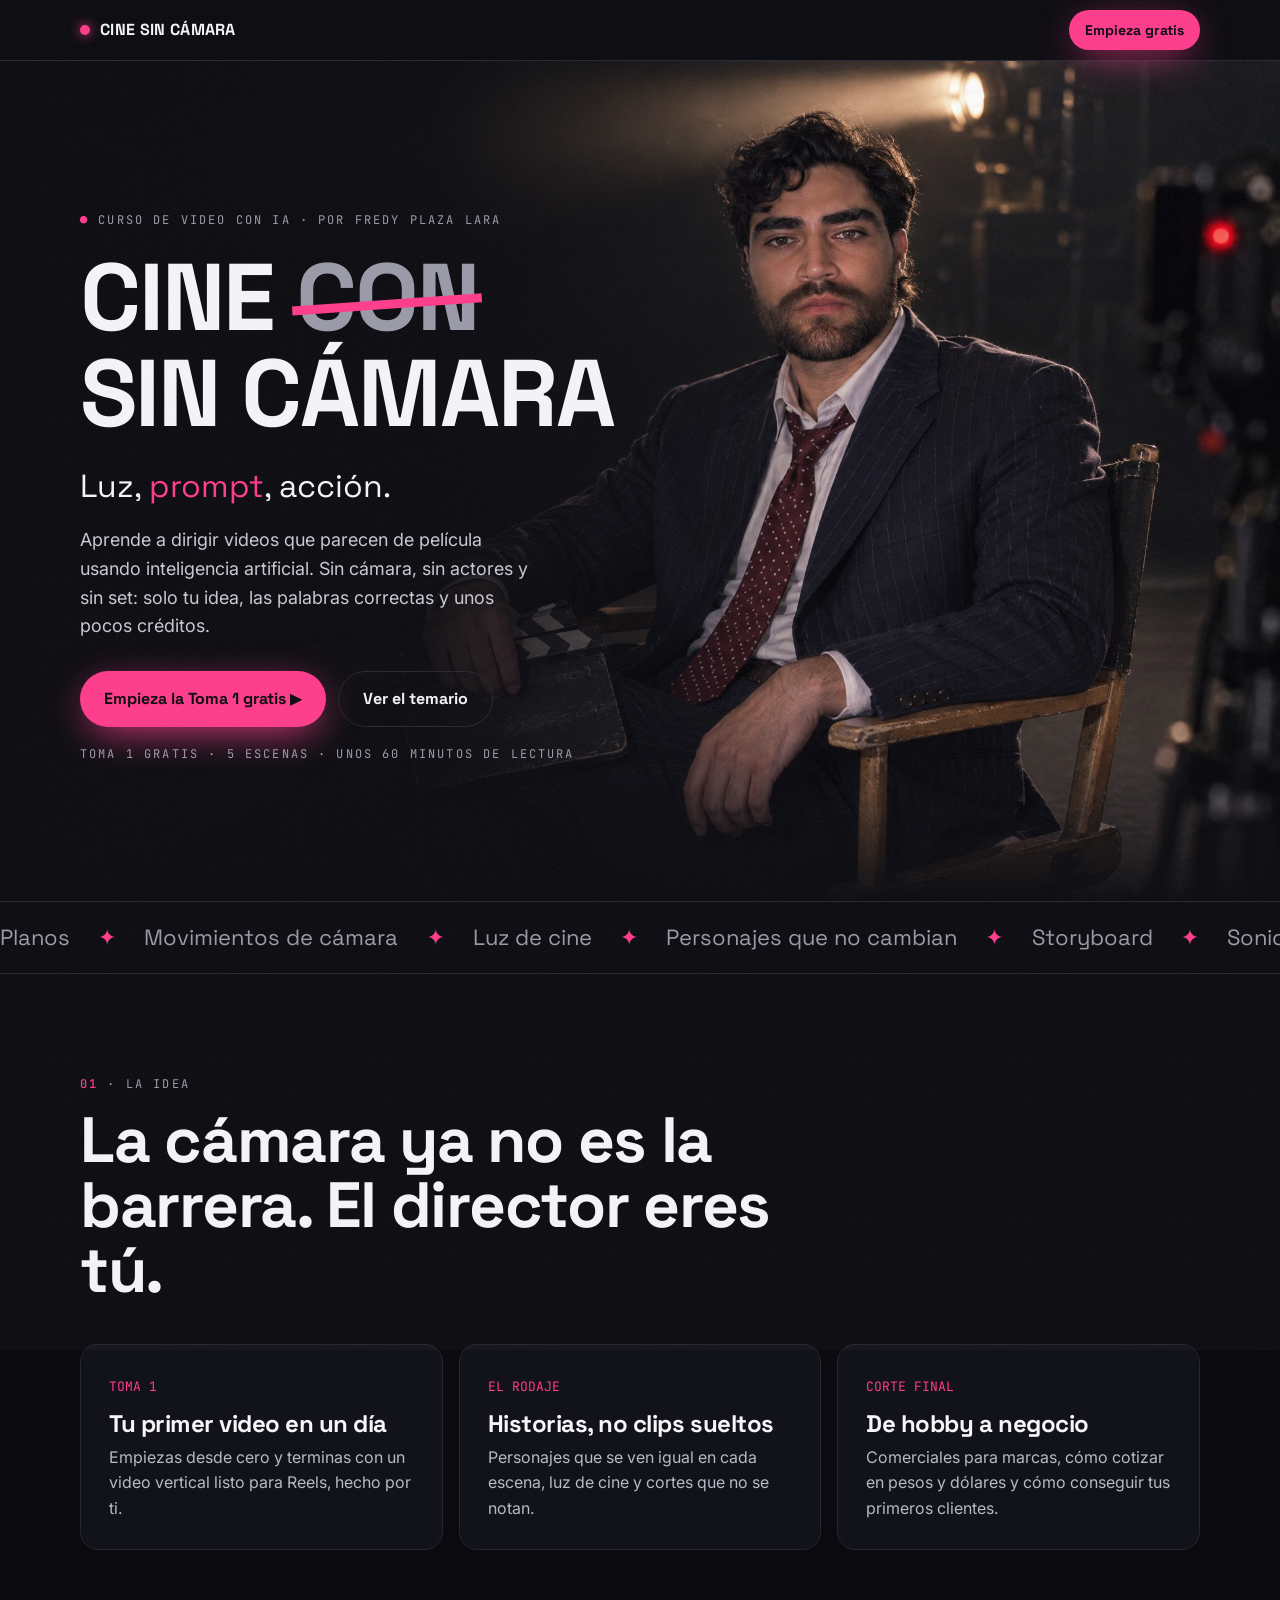
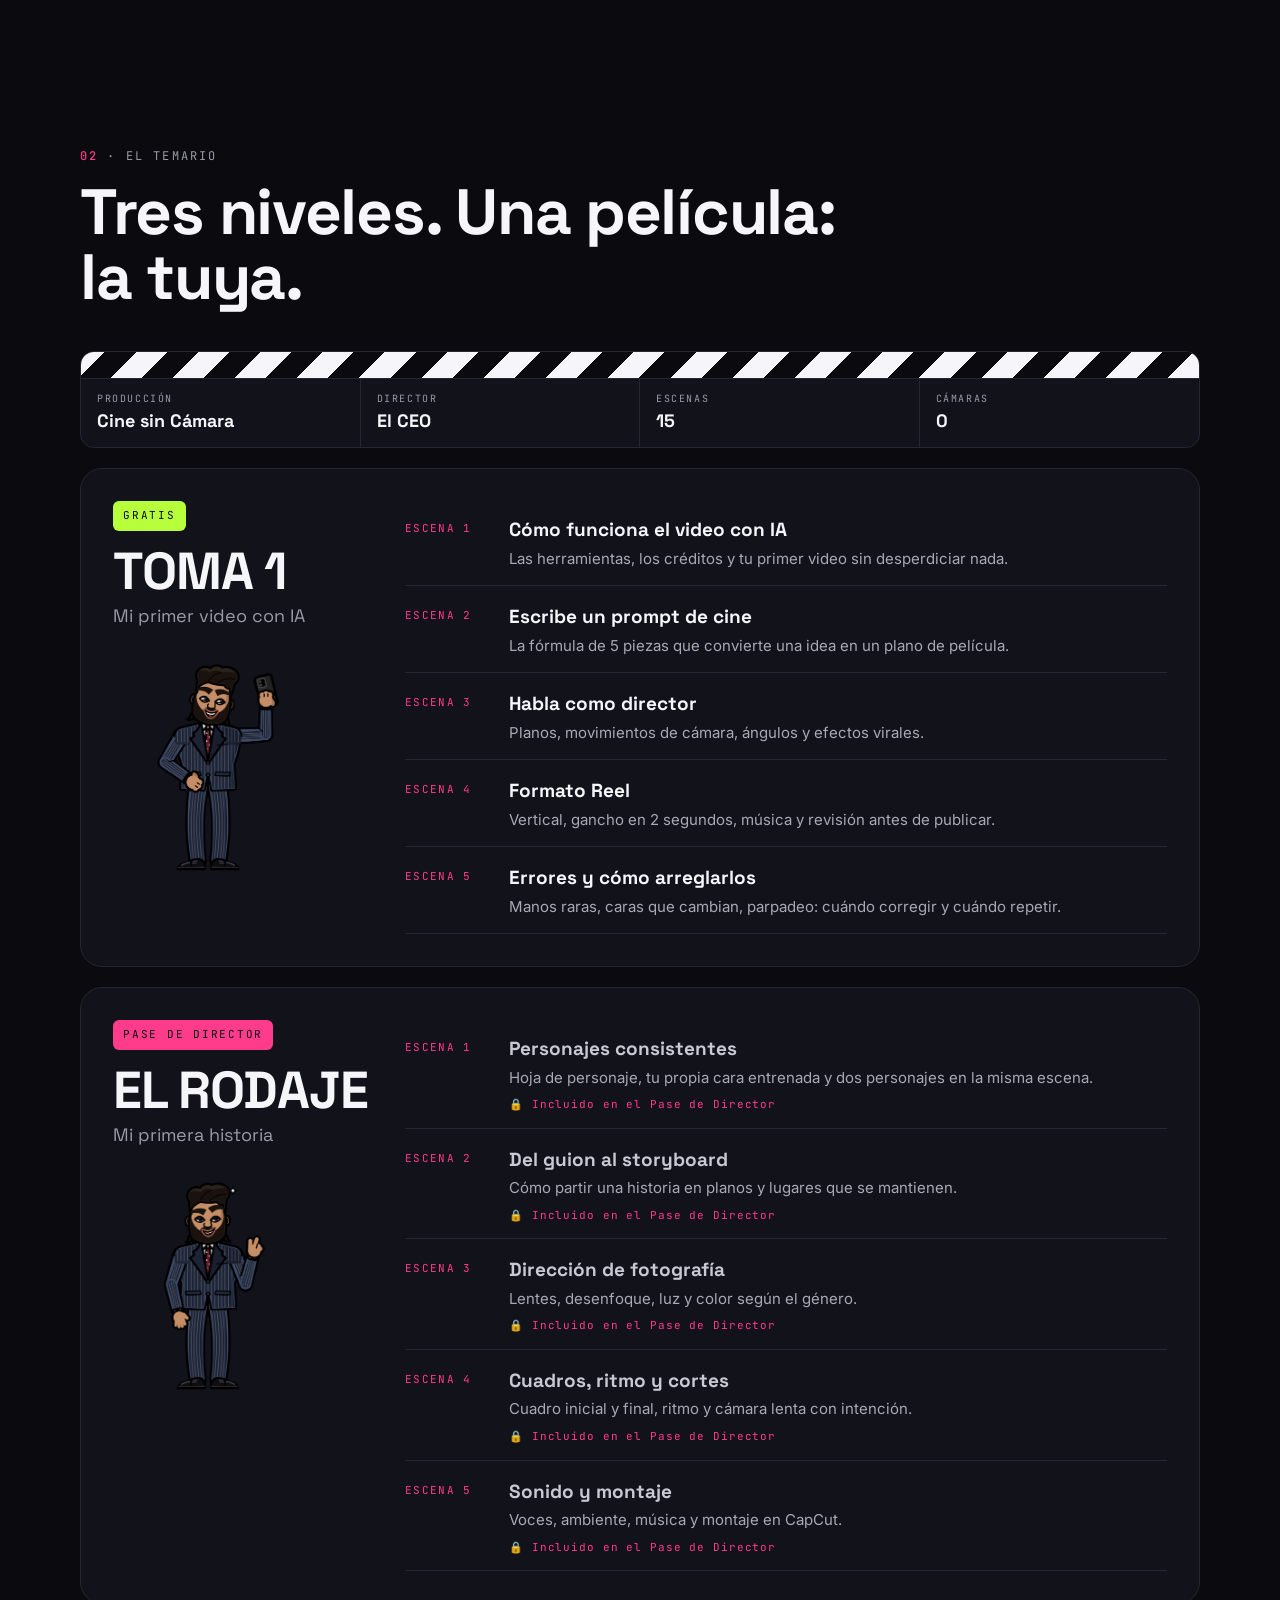
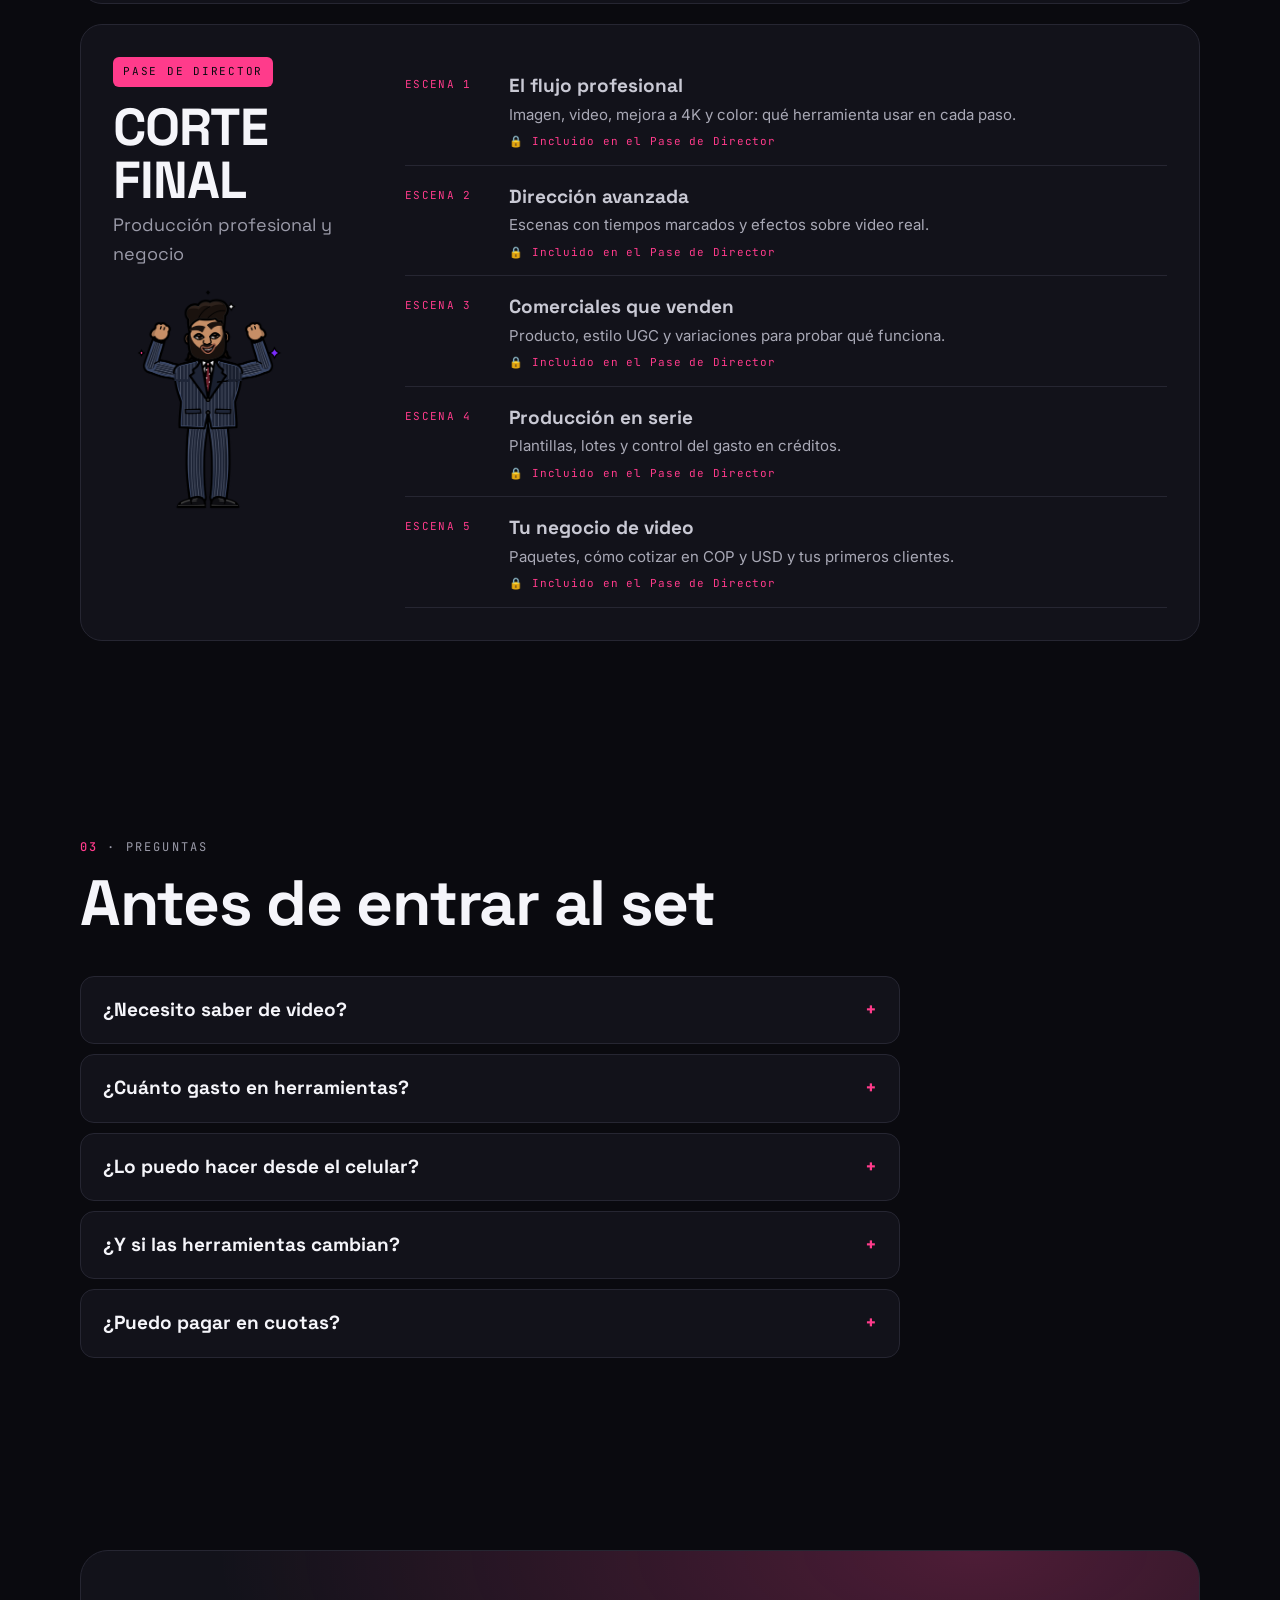
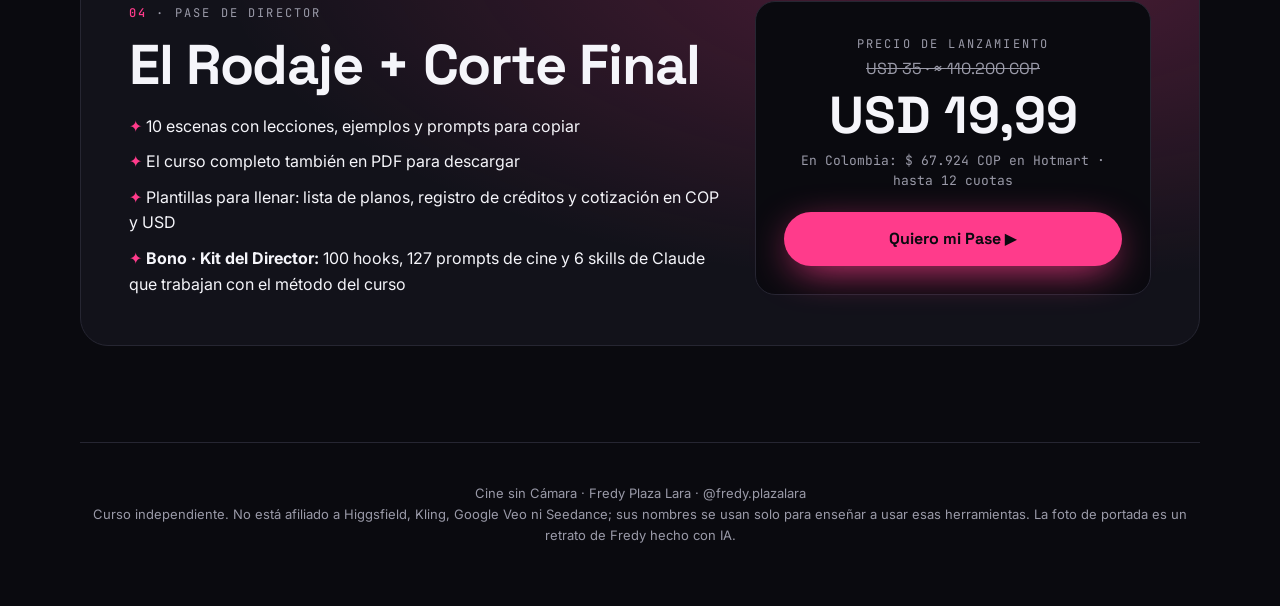
<file: index.html>
<!doctype html>
<html lang="es">
<head>
<meta charset="utf-8">
<meta name="viewport" content="width=device-width, initial-scale=1">
<title>Cine sin Cámara · Curso de video con IA</title>
<meta name="description" content="Aprende a dirigir videos de cine con inteligencia artificial, sin cámara y sin actores. Curso de Fredy Plaza Lara.">
<link rel="preconnect" href="https://fonts.googleapis.com">
<link rel="preconnect" href="https://fonts.gstatic.com" crossorigin>
<link href="https://fonts.googleapis.com/css2?family=Inter:wght@400;500;600;700&family=JetBrains+Mono:wght@500&family=Space+Grotesk:wght@500;700&display=swap" rel="stylesheet">
<meta property="og:title" content="Cine sin Cámara · Curso de video con IA">
<meta property="og:description" content="Aprende a dirigir videos de cine con inteligencia artificial. La Toma 1 es gratis.">
<meta property="og:image" content="https://plazalarajunior0-ops.github.io/cine-sin-camara-web/img/portada.jpg">
<meta property="og:type" content="website">
<link rel="canonical" href="https://plazalarajunior0-ops.github.io/cine-sin-camara-web/">
<link rel="icon" href="data:image/svg+xml,%3Csvg xmlns='http://www.w3.org/2000/svg' viewBox='0 0 32 32'%3E%3Crect width='32' height='32' rx='8' fill='%230A0A0F'/%3E%3Ccircle cx='16' cy='16' r='7' fill='%23FF3B8B'/%3E%3C/svg%3E">
<link rel="stylesheet" href="estilos.css">
<!-- Píxel de Meta: curso Cine sin Cámara -->
<script>
!function(f,b,e,v,n,t,s){if(f.fbq)return;n=f.fbq=function(){n.callMethod?n.callMethod.apply(n,arguments):n.queue.push(arguments)};if(!f._fbq)f._fbq=n;n.push=n;n.loaded=!0;n.version='2.0';n.queue=[];t=b.createElement(e);t.async=!0;t.src=v;s=b.getElementsByTagName(e)[0];s.parentNode.insertBefore(t,s)}(window,document,'script','https://connect.facebook.net/en_US/fbevents.js');
fbq('init','1525702565964273');
fbq('track','PageView');
fbq('track','ViewContent',{content_name:document.title});
document.addEventListener('click',function(e){var a=e.target.closest('a[href*="pay.hotmart.com"]');if(a)fbq('track','InitiateCheckout',{value:19.99,currency:'USD'});});
</script>
<noscript><img height="1" width="1" style="display:none" alt="" src="https://www.facebook.com/tr?id=1525702565964273&ev=PageView&noscript=1"></noscript>
</head>
<body>

<header class="barra">
	<div class="envoltura">
		<a class="logo" href="#"><span class="rec"></span>CINE SIN CÁMARA</a>
		<a class="boton boton-rosa" href="t1-e1-como-funciona.html">Empieza gratis</a>
	</div>
</header>

<main>
	<section class="hero hero-foto">
		<div class="envoltura">
			<div class="aparece">
				<span class="etiqueta"><b>●</b> Curso de video con IA · por Fredy Plaza Lara</span>
				<h1 style="margin-top:18px" aria-label="Cine sin cámara">Cine <span class="tachado" aria-hidden="true">con</span><br>sin cámara</h1>
				<p class="lema">Luz, <span>prompt</span>, acción.</p>
				<p class="bajada">Aprende a dirigir videos que parecen de película usando inteligencia artificial. Sin cámara, sin actores y sin set: solo tu idea, las palabras correctas y unos pocos créditos.</p>
				<div class="acciones">
					<a class="boton boton-rosa" href="t1-e1-como-funciona.html">Empieza la Toma 1 gratis ▶</a>
					<a class="boton boton-linea" href="#niveles">Ver el temario</a>
				</div>
				<p class="etiqueta nota-hero">Toma 1 gratis · 5 escenas · unos 60 minutos de lectura</p>
			</div>
		</div>
	</section>

	<div class="creditos" aria-hidden="true"><div>
		Planos <i>✦</i> Movimientos de cámara <i>✦</i> Luz de cine <i>✦</i> Personajes que no cambian <i>✦</i> Storyboard <i>✦</i> Sonido <i>✦</i> Edición <i>✦</i> Comerciales que venden <i>✦</i> Cómo cobrar <i>✦</i>
		Planos <i>✦</i> Movimientos de cámara <i>✦</i> Luz de cine <i>✦</i> Personajes que no cambian <i>✦</i> Storyboard <i>✦</i> Sonido <i>✦</i> Edición <i>✦</i> Comerciales que venden <i>✦</i> Cómo cobrar <i>✦</i>
	</div></div>

	<section>
		<div class="envoltura">
			<div class="titulo-seccion aparece">
				<span class="etiqueta"><b>01</b> · La idea</span>
				<h2>La cámara ya no es la barrera. El director eres tú.</h2>
			</div>
			<div class="promesa">
				<div class="tarjeta aparece"><span class="num">TOMA 1</span><h3>Tu primer video en un día</h3><p>Empiezas desde cero y terminas con un video vertical listo para Reels, hecho por ti.</p></div>
				<div class="tarjeta aparece"><span class="num">EL RODAJE</span><h3>Historias, no clips sueltos</h3><p>Personajes que se ven igual en cada escena, luz de cine y cortes que no se notan.</p></div>
				<div class="tarjeta aparece"><span class="num">CORTE FINAL</span><h3>De hobby a negocio</h3><p>Comerciales para marcas, cómo cotizar en pesos y dólares y cómo conseguir tus primeros clientes.</p></div>
			</div>
		</div>
	</section>

	<section id="niveles">
		<div class="envoltura">
			<div class="titulo-seccion aparece">
				<span class="etiqueta"><b>02</b> · El temario</span>
				<h2>Tres niveles. Una película: la tuya.</h2>
			</div>
			<div class="claqueta aparece" style="margin-bottom:20px">
				<div class="franjas"></div>
				<div class="campos">
					<div class="campo"><span>PRODUCCIÓN</span><strong>Cine sin Cámara</strong></div>
					<div class="campo"><span>DIRECTOR</span><strong>El CEO</strong></div>
					<div class="campo"><span>ESCENAS</span><strong>15</strong></div>
					<div class="campo"><span>CÁMARAS</span><strong>0</strong></div>
				</div>
			</div>
			<div class="niveles">
				<article class="nivel aparece">
					<div class="lateral">
						<span class="sello sello-gratis">GRATIS</span>
						<h3>Toma 1</h3>
						<p class="sub">Mi primer video con IA</p>
						<img src="img/fredy-selfie.png" alt="">
					</div>
					<ol class="modulos">
						<li><a href="t1-e1-como-funciona.html"><strong>Cómo funciona el video con IA</strong><span>Las herramientas, los créditos y tu primer video sin desperdiciar nada.</span></a></li>
						<li><a href="leccion-toma1-prompt.html"><strong>Escribe un prompt de cine</strong><span>La fórmula de 5 piezas que convierte una idea en un plano de película.</span></a></li>
						<li><a href="t1-e3-habla-como-director.html"><strong>Habla como director</strong><span>Planos, movimientos de cámara, ángulos y efectos virales.</span></a></li>
						<li><a href="t1-e4-formato-reel.html"><strong>Formato Reel</strong><span>Vertical, gancho en 2 segundos, música y revisión antes de publicar.</span></a></li>
						<li><a href="t1-e5-errores.html"><strong>Errores y cómo arreglarlos</strong><span>Manos raras, caras que cambian, parpadeo: cuándo corregir y cuándo repetir.</span></a></li>
					</ol>
				</article>
				<article class="nivel aparece">
					<div class="lateral">
						<span class="sello sello-pago">PASE DE DIRECTOR</span>
						<h3>El Rodaje</h3>
						<p class="sub">Mi primera historia</p>
						<img src="img/fredy-chasquea.png" alt="">
					</div>
					<ol class="modulos">
						<li class="bloqueada"><div><strong>Personajes consistentes</strong><span>Hoja de personaje, tu propia cara entrenada y dos personajes en la misma escena.</span><em class="candado">🔒 Incluido en el Pase de Director</em></div></li>
						<li class="bloqueada"><div><strong>Del guion al storyboard</strong><span>Cómo partir una historia en planos y lugares que se mantienen.</span><em class="candado">🔒 Incluido en el Pase de Director</em></div></li>
						<li class="bloqueada"><div><strong>Dirección de fotografía</strong><span>Lentes, desenfoque, luz y color según el género.</span><em class="candado">🔒 Incluido en el Pase de Director</em></div></li>
						<li class="bloqueada"><div><strong>Cuadros, ritmo y cortes</strong><span>Cuadro inicial y final, ritmo y cámara lenta con intención.</span><em class="candado">🔒 Incluido en el Pase de Director</em></div></li>
						<li class="bloqueada"><div><strong>Sonido y montaje</strong><span>Voces, ambiente, música y montaje en CapCut.</span><em class="candado">🔒 Incluido en el Pase de Director</em></div></li>
					</ol>
				</article>
				<article class="nivel aparece">
					<div class="lateral">
						<span class="sello sello-pago">PASE DE DIRECTOR</span>
						<h3>Corte Final</h3>
						<p class="sub">Producción profesional y negocio</p>
						<img src="img/fredy-flexiona.png" alt="">
					</div>
					<ol class="modulos">
						<li class="bloqueada"><div><strong>El flujo profesional</strong><span>Imagen, video, mejora a 4K y color: qué herramienta usar en cada paso.</span><em class="candado">🔒 Incluido en el Pase de Director</em></div></li>
						<li class="bloqueada"><div><strong>Dirección avanzada</strong><span>Escenas con tiempos marcados y efectos sobre video real.</span><em class="candado">🔒 Incluido en el Pase de Director</em></div></li>
						<li class="bloqueada"><div><strong>Comerciales que venden</strong><span>Producto, estilo UGC y variaciones para probar qué funciona.</span><em class="candado">🔒 Incluido en el Pase de Director</em></div></li>
						<li class="bloqueada"><div><strong>Producción en serie</strong><span>Plantillas, lotes y control del gasto en créditos.</span><em class="candado">🔒 Incluido en el Pase de Director</em></div></li>
						<li class="bloqueada"><div><strong>Tu negocio de video</strong><span>Paquetes, cómo cotizar en COP y USD y tus primeros clientes.</span><em class="candado">🔒 Incluido en el Pase de Director</em></div></li>
					</ol>
				</article>
			</div>
		</div>
	</section>

	<section id="preguntas">
		<div class="envoltura">
			<div class="titulo-seccion aparece">
				<span class="etiqueta"><b>03</b> · Preguntas</span>
				<h2>Antes de entrar al set</h2>
			</div>
			<div class="faq">
				<details class="aparece"><summary>¿Necesito saber de video?</summary><p>No. La Toma 1 parte de cero y termina con tu primer Reel hecho por ti.</p></details>
				<details class="aparece"><summary>¿Cuánto gasto en herramientas?</summary><p>Las herramientas de video con IA cobran por créditos. En el curso aprendes a mirar el costo antes de generar y a practicar gastando lo mínimo.</p></details>
				<details class="aparece"><summary>¿Lo puedo hacer desde el celular?</summary><p>Sí. Son lecciones escritas, con prompts para copiar y tareas cortas al final de cada escena.</p></details>
				<details class="aparece"><summary>¿Y si las herramientas cambian?</summary><p>Aprendes a dirigir, no a memorizar botones: el método sirve en cualquier herramienta de video con IA.</p></details>
				<details class="aparece"><summary>¿Puedo pagar en cuotas?</summary><p>Sí. El pago es por Hotmart, que acepta tarjetas, pagos locales y cuotas según tu país.</p></details>
			</div>
		</div>
	</section>

	<section id="pase">
		<div class="envoltura">
			<div class="oferta aparece">
				<div>
					<span class="etiqueta"><b>04</b> · Pase de Director</span>
					<h2 style="margin-top:12px">El Rodaje + Corte Final</h2>
					<ul>
						<li>10 escenas con lecciones, ejemplos y prompts para copiar</li>
						<li>El curso completo también en PDF para descargar</li>
						<li>Plantillas para llenar: lista de planos, registro de créditos y cotización en COP y USD</li>
						<li><strong>Bono · Kit del Director:</strong> 100 hooks, 127 prompts de cine y 6 skills de Claude que trabajan con el método del curso</li>
					</ul>
				</div>
				<div class="precio">
					<span class="etiqueta">Precio de lanzamiento</span>
					<div class="antes">USD 35 · ≈ 110.200 COP</div>
					<div class="ahora">USD 19,99</div>
					<div class="usd">En Colombia: $ 67.924 COP en Hotmart · hasta 12 cuotas</div>
					<a class="boton boton-rosa" href="https://pay.hotmart.com/R108247340P" target="_blank" rel="noopener">Quiero mi Pase ▶</a>
				</div>
			</div>
		</div>
	</section>
</main>

<footer class="aviso envoltura">
	Cine sin Cámara · Fredy Plaza Lara · @fredy.plazalara<br>
	Curso independiente. No está afiliado a Higgsfield, Kling, Google Veo ni Seedance; sus nombres se usan solo para enseñar a usar esas herramientas. La foto de portada es un retrato de Fredy hecho con IA.
</footer>

<script>
const ob = new IntersectionObserver((es) => es.forEach((e) => { if (e.isIntersecting) { e.target.classList.add('visto'); ob.unobserve(e.target); } }), {threshold: .12});
document.querySelectorAll('.aparece').forEach((el) => ob.observe(el));
</script>
</body>
</html>
</file>
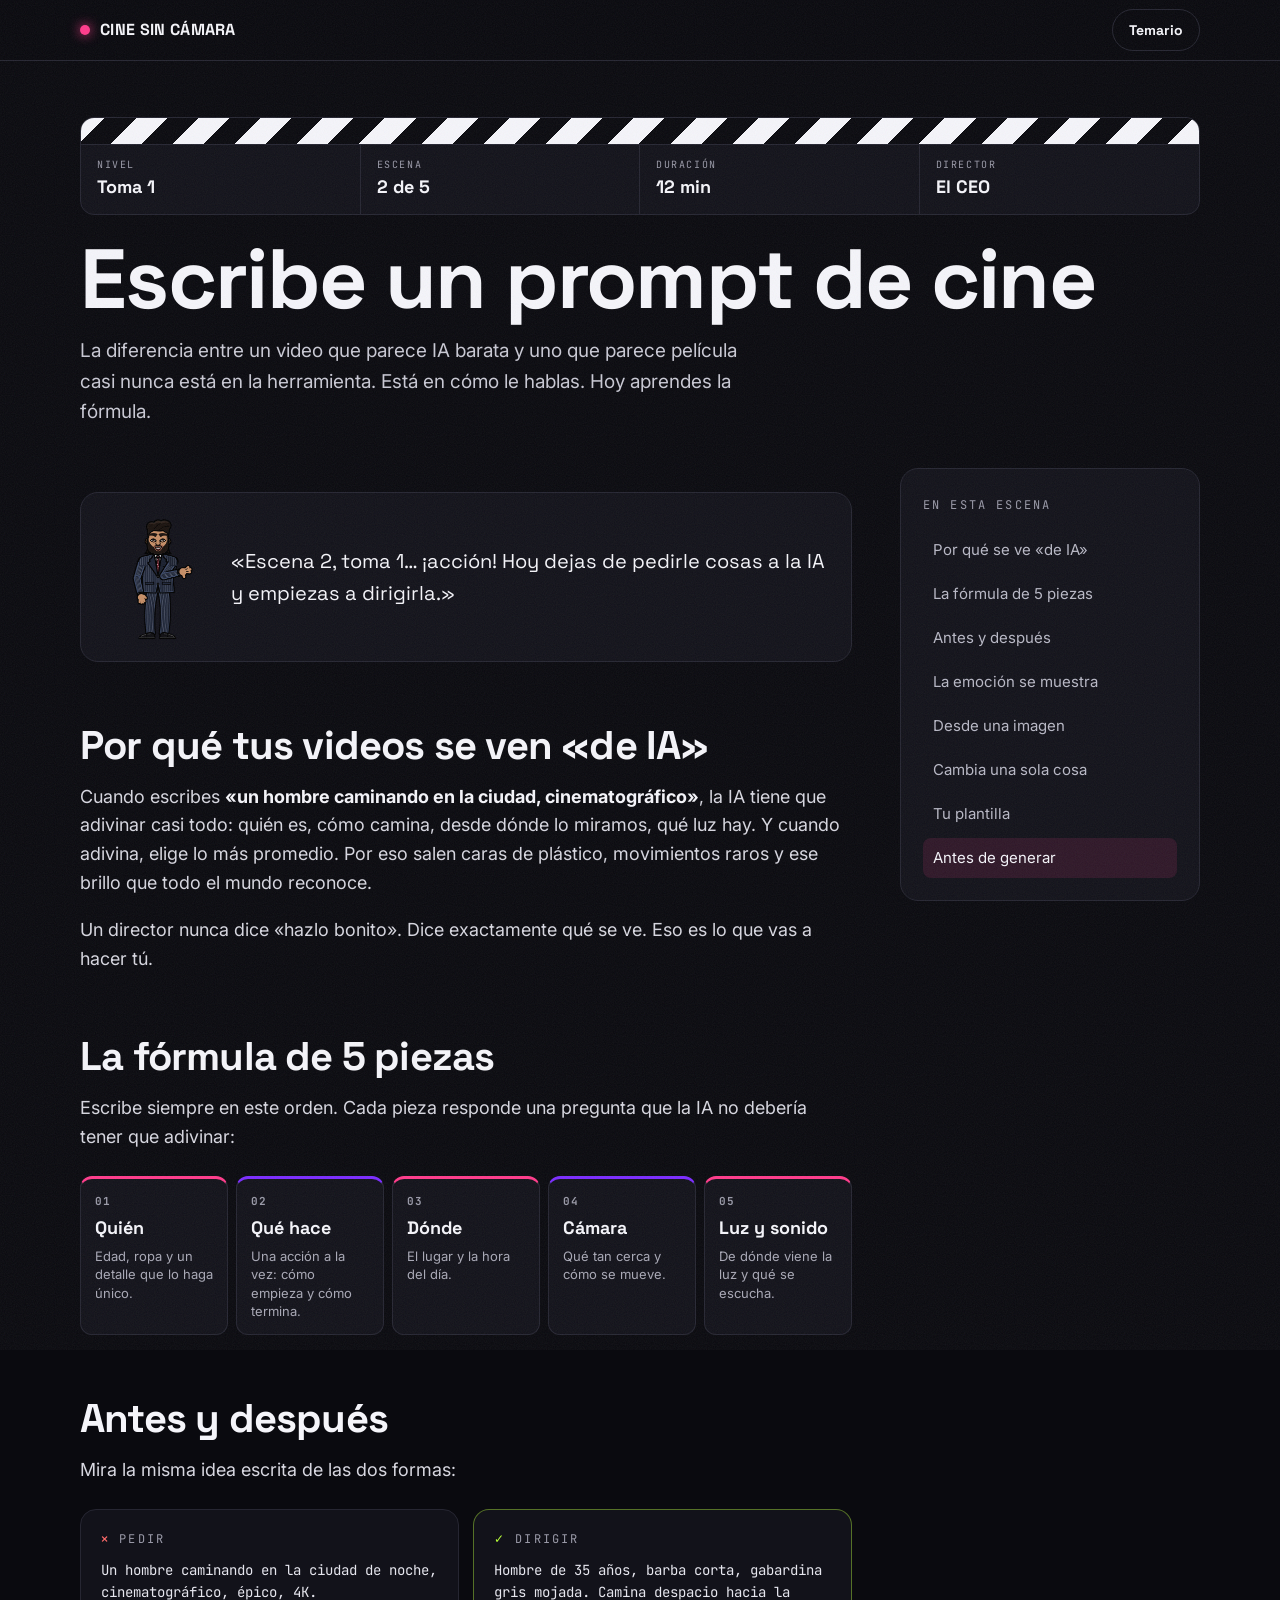
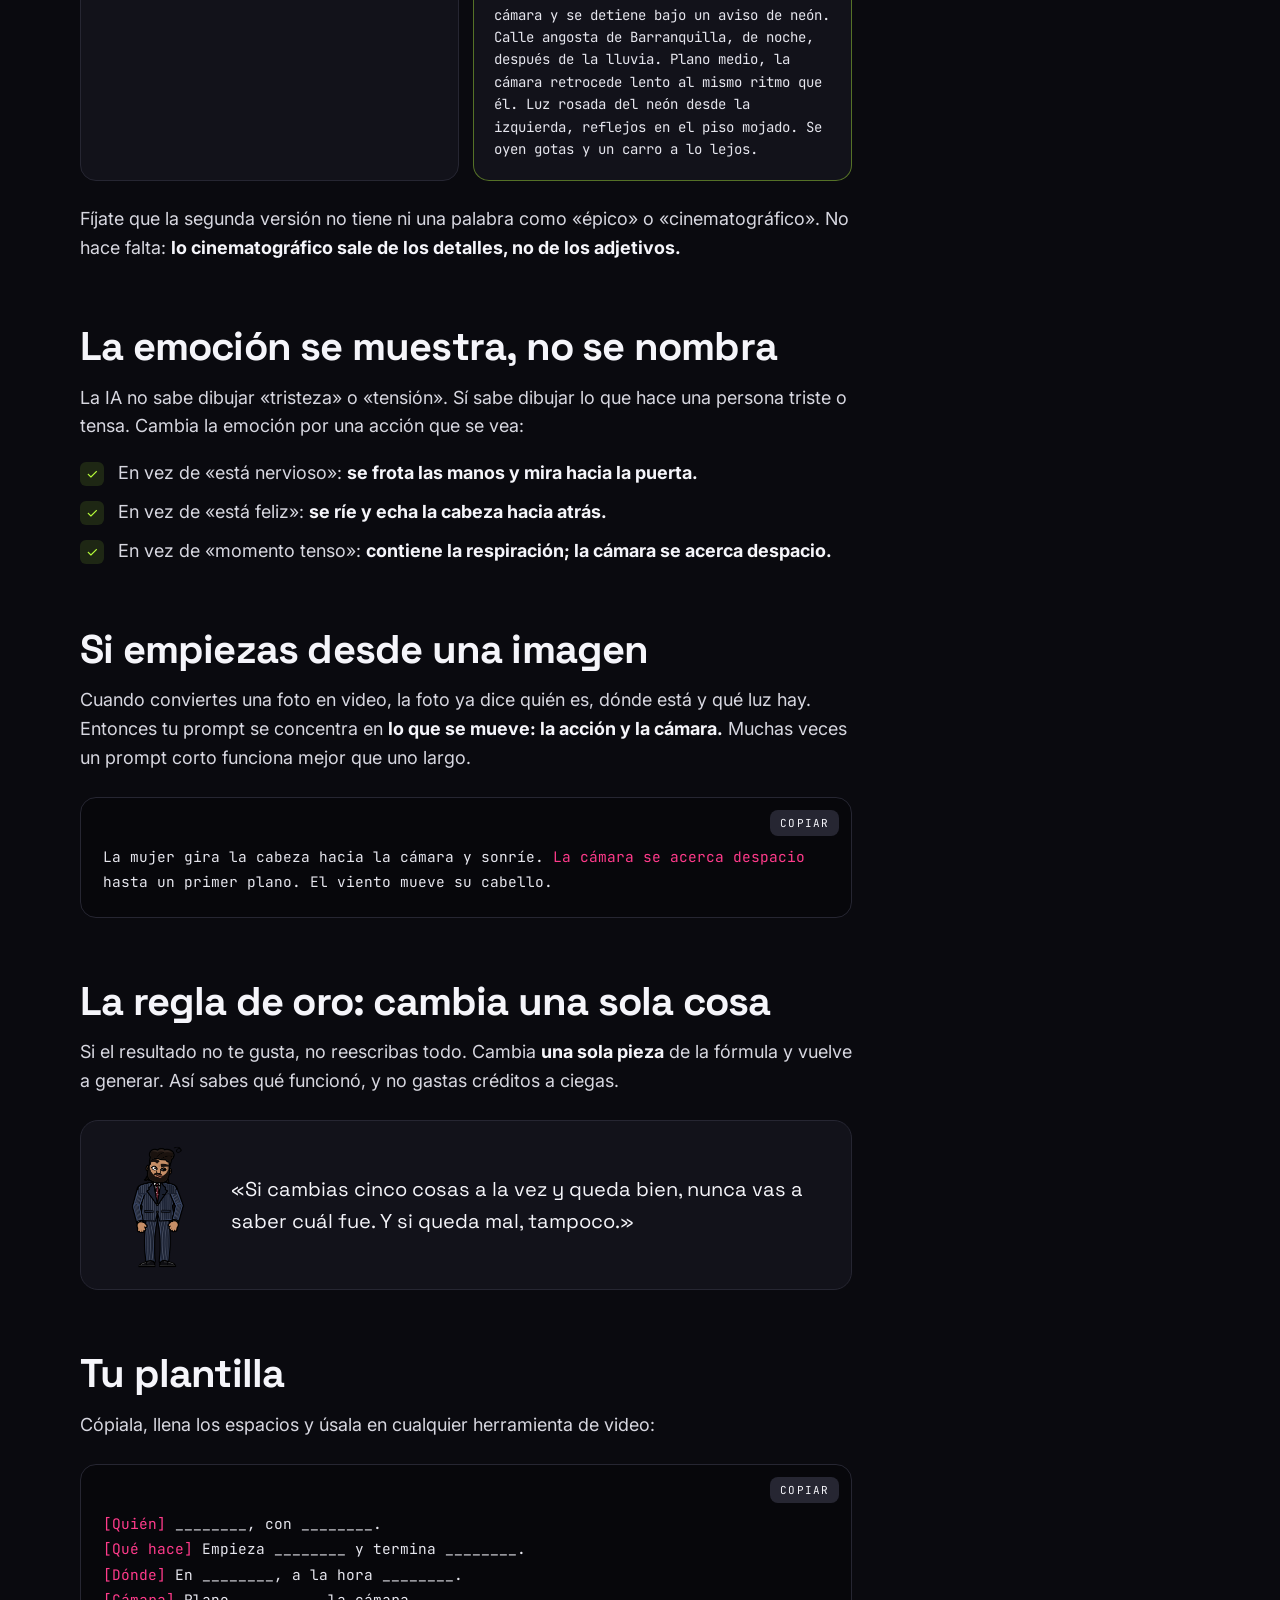
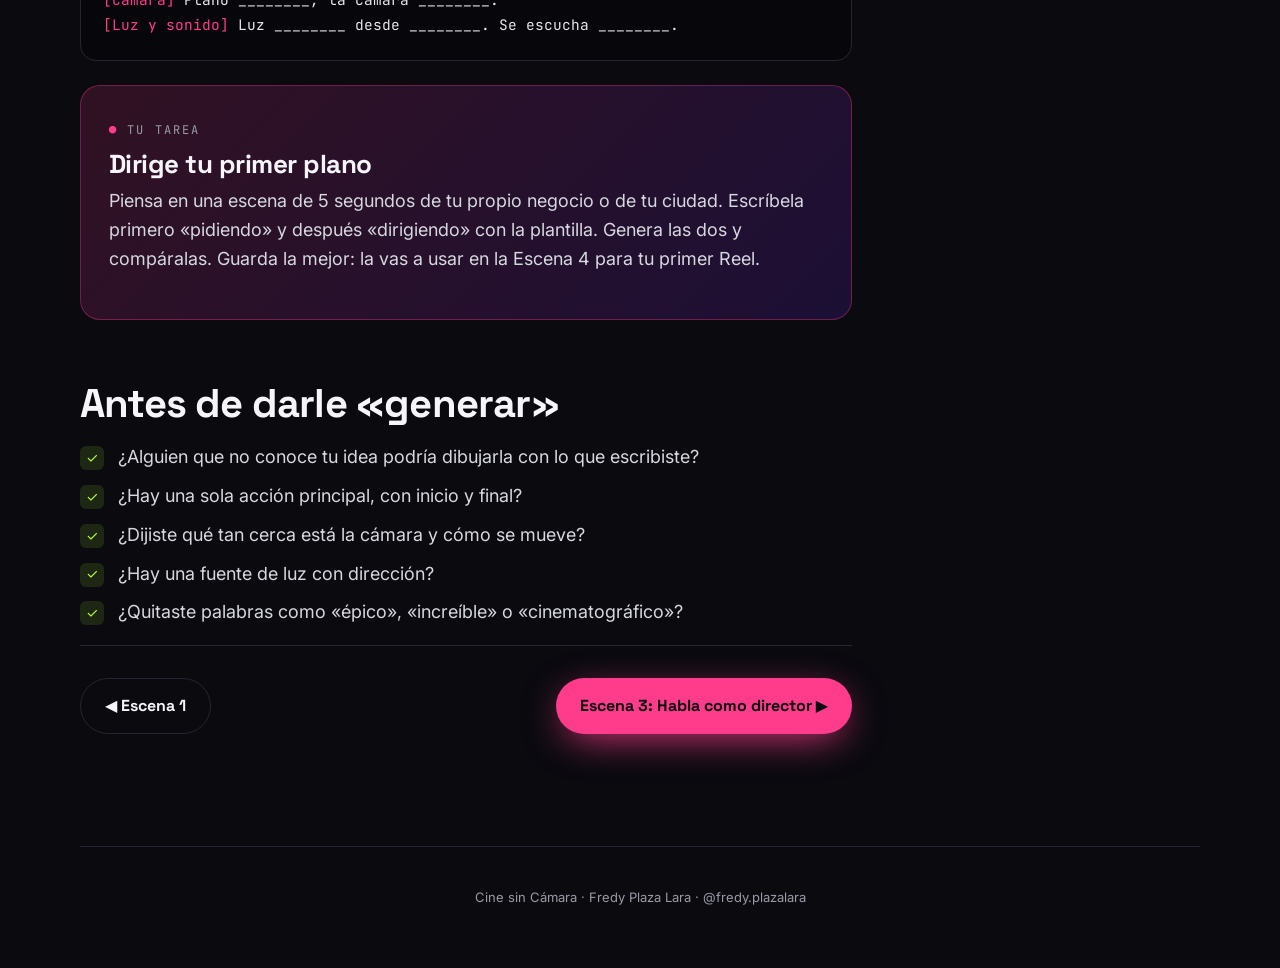
<file: leccion-toma1-prompt.html>
<!doctype html>
<html lang="es">
<head>
<meta charset="utf-8">
<meta name="viewport" content="width=device-width, initial-scale=1">
<title>Escribe un prompt de cine · Cine sin Cámara</title>
<link rel="preconnect" href="https://fonts.googleapis.com">
<link rel="preconnect" href="https://fonts.gstatic.com" crossorigin>
<link href="https://fonts.googleapis.com/css2?family=Inter:wght@400;500;600;700&family=JetBrains+Mono:wght@500&family=Space+Grotesk:wght@500;700&display=swap" rel="stylesheet">
<link rel="stylesheet" href="estilos.css">
<!-- Píxel de Meta: curso Cine sin Cámara -->
<script>
!function(f,b,e,v,n,t,s){if(f.fbq)return;n=f.fbq=function(){n.callMethod?n.callMethod.apply(n,arguments):n.queue.push(arguments)};if(!f._fbq)f._fbq=n;n.push=n;n.loaded=!0;n.version='2.0';n.queue=[];t=b.createElement(e);t.async=!0;t.src=v;s=b.getElementsByTagName(e)[0];s.parentNode.insertBefore(t,s)}(window,document,'script','https://connect.facebook.net/en_US/fbevents.js');
fbq('init','1525702565964273');
fbq('track','PageView');
fbq('track','ViewContent',{content_name:document.title});
document.addEventListener('click',function(e){var a=e.target.closest('a[href*="pay.hotmart.com"]');if(a)fbq('track','InitiateCheckout',{value:19.99,currency:'USD'});});
</script>
<noscript><img height="1" width="1" style="display:none" alt="" src="https://www.facebook.com/tr?id=1525702565964273&ev=PageView&noscript=1"></noscript>
</head>
<body>

<header class="barra">
	<div class="envoltura">
		<a class="logo" href="index.html"><span class="rec"></span>CINE SIN CÁMARA</a>
		<a class="boton boton-linea" href="index.html#niveles">Temario</a>
	</div>
</header>

<main class="envoltura">
	<div class="leccion-cabeza">
		<div class="claqueta">
			<div class="franjas"></div>
			<div class="campos">
				<div class="campo"><span>NIVEL</span><strong>Toma 1</strong></div>
				<div class="campo"><span>ESCENA</span><strong>2 de 5</strong></div>
				<div class="campo"><span>DURACIÓN</span><strong>12 min</strong></div>
				<div class="campo"><span>DIRECTOR</span><strong>El CEO</strong></div>
			</div>
		</div>
		<h1>Escribe un prompt de cine</h1>
		<p>La diferencia entre un video que parece IA barata y uno que parece película casi nunca está en la herramienta. Está en cómo le hablas. Hoy aprendes la fórmula.</p>
	</div>

	<div class="leccion">
		<article>
			<div class="dice">
				<img src="img/fredy-saluda.png" alt="El CEO">
				<p>«Escena 2, toma 1… ¡acción! Hoy dejas de pedirle cosas a la IA y empiezas a dirigirla.»</p>
			</div>

			<h2 id="por-que">Por qué tus videos se ven «de IA»</h2>
			<p>Cuando escribes <strong>«un hombre caminando en la ciudad, cinematográfico»</strong>, la IA tiene que adivinar casi todo: quién es, cómo camina, desde dónde lo miramos, qué luz hay. Y cuando adivina, elige lo más promedio. Por eso salen caras de plástico, movimientos raros y ese brillo que todo el mundo reconoce.</p>
			<p>Un director nunca dice «hazlo bonito». Dice exactamente qué se ve. Eso es lo que vas a hacer tú.</p>

			<h2 id="formula">La fórmula de 5 piezas</h2>
			<p>Escribe siempre en este orden. Cada pieza responde una pregunta que la IA no debería tener que adivinar:</p>
			<div class="formula">
				<div><b>01</b><span>Quién</span><small>Edad, ropa y un detalle que lo haga único.</small></div>
				<div><b>02</b><span>Qué hace</span><small>Una acción a la vez: cómo empieza y cómo termina.</small></div>
				<div><b>03</b><span>Dónde</span><small>El lugar y la hora del día.</small></div>
				<div><b>04</b><span>Cámara</span><small>Qué tan cerca y cómo se mueve.</small></div>
				<div><b>05</b><span>Luz y sonido</span><small>De dónde viene la luz y qué se escucha.</small></div>
			</div>

			<h2 id="antes-despues">Antes y después</h2>
			<p>Mira la misma idea escrita de las dos formas:</p>
			<div class="comparar">
				<div class="toma mala"><span class="etiqueta"><b>✕</b> Pedir</span><p>Un hombre caminando en la ciudad de noche, cinematográfico, épico, 4K.</p></div>
				<div class="toma buena"><span class="etiqueta"><b>✓</b> Dirigir</span><p>Hombre de 35 años, barba corta, gabardina gris mojada. Camina despacio hacia la cámara y se detiene bajo un aviso de neón. Calle angosta de Barranquilla, de noche, después de la lluvia. Plano medio, la cámara retrocede lento al mismo ritmo que él. Luz rosada del neón desde la izquierda, reflejos en el piso mojado. Se oyen gotas y un carro a lo lejos.</p></div>
			</div>
			<p>Fíjate que la segunda versión no tiene ni una palabra como «épico» o «cinematográfico». No hace falta: <strong>lo cinematográfico sale de los detalles, no de los adjetivos.</strong></p>

			<h2 id="emocion">La emoción se muestra, no se nombra</h2>
			<p>La IA no sabe dibujar «tristeza» o «tensión». Sí sabe dibujar lo que hace una persona triste o tensa. Cambia la emoción por una acción que se vea:</p>
			<ul class="lista">
				<li>En vez de «está nervioso»: <strong>se frota las manos y mira hacia la puerta.</strong></li>
				<li>En vez de «está feliz»: <strong>se ríe y echa la cabeza hacia atrás.</strong></li>
				<li>En vez de «momento tenso»: <strong>contiene la respiración; la cámara se acerca despacio.</strong></li>
			</ul>

			<h2 id="imagen">Si empiezas desde una imagen</h2>
			<p>Cuando conviertes una foto en video, la foto ya dice quién es, dónde está y qué luz hay. Entonces tu prompt se concentra en <strong>lo que se mueve: la acción y la cámara.</strong> Muchas veces un prompt corto funciona mejor que uno largo.</p>
			<div class="prompt"><button class="copiar" onclick="copiar(this)">COPIAR</button>La mujer gira la cabeza hacia la cámara y sonríe. <em>La cámara se acerca despacio</em> hasta un primer plano. El viento mueve su cabello.</div>

			<h2 id="regla">La regla de oro: cambia una sola cosa</h2>
			<p>Si el resultado no te gusta, no reescribas todo. Cambia <strong>una sola pieza</strong> de la fórmula y vuelve a generar. Así sabes qué funcionó, y no gastas créditos a ciegas.</p>
			<div class="dice">
				<img src="img/fredy-confundido.png" alt="El CEO">
				<p>«Si cambias cinco cosas a la vez y queda bien, nunca vas a saber cuál fue. Y si queda mal, tampoco.»</p>
			</div>

			<h2 id="plantilla">Tu plantilla</h2>
			<p>Cópiala, llena los espacios y úsala en cualquier herramienta de video:</p>
			<div class="prompt"><button class="copiar" onclick="copiar(this)">COPIAR</button><em>[Quién]</em> ________, con ________.
<em>[Qué hace]</em> Empieza ________ y termina ________.
<em>[Dónde]</em> En ________, a la hora ________.
<em>[Cámara]</em> Plano ________, la cámara ________.
<em>[Luz y sonido]</em> Luz ________ desde ________. Se escucha ________.</div>

			<div class="ejercicio">
				<span class="etiqueta"><b>●</b> Tu tarea</span>
				<h3>Dirige tu primer plano</h3>
				<p>Piensa en una escena de 5 segundos de tu propio negocio o de tu ciudad. Escríbela primero «pidiendo» y después «dirigiendo» con la plantilla. Genera las dos y compáralas. Guarda la mejor: la vas a usar en la Escena 4 para tu primer Reel.</p>
			</div>

			<h2 id="revisa">Antes de darle «generar»</h2>
			<ul class="lista">
				<li>¿Alguien que no conoce tu idea podría dibujarla con lo que escribiste?</li>
				<li>¿Hay una sola acción principal, con inicio y final?</li>
				<li>¿Dijiste qué tan cerca está la cámara y cómo se mueve?</li>
				<li>¿Hay una fuente de luz con dirección?</li>
				<li>¿Quitaste palabras como «épico», «increíble» o «cinematográfico»?</li>
			</ul>

			<div class="navegar">
				<a class="boton boton-linea" href="t1-e1-como-funciona.html">◀ Escena 1</a>
				<a class="boton boton-rosa" href="t1-e3-habla-como-director.html">Escena 3: Habla como director ▶</a>
			</div>
		</article>

		<aside class="indice">
			<span class="etiqueta">En esta escena</span>
			<ol>
				<li><a href="#por-que" class="activa">Por qué se ve «de IA»</a></li>
				<li><a href="#formula">La fórmula de 5 piezas</a></li>
				<li><a href="#antes-despues">Antes y después</a></li>
				<li><a href="#emocion">La emoción se muestra</a></li>
				<li><a href="#imagen">Desde una imagen</a></li>
				<li><a href="#regla">Cambia una sola cosa</a></li>
				<li><a href="#plantilla">Tu plantilla</a></li>
				<li><a href="#revisa">Antes de generar</a></li>
			</ol>
		</aside>
	</div>
</main>

<footer class="aviso envoltura">Cine sin Cámara · Fredy Plaza Lara · @fredy.plazalara</footer>

<script>
function copiar(b) {
	const t = b.parentElement.innerText.replace(/^COPIAR\s*/, '').replace(/^¡COPIADO!\s*/, '');
	const listo = () => { b.textContent = '¡COPIADO!'; setTimeout(() => b.textContent = 'COPIAR', 1600); };
	const aMano = () => { const a = document.createElement('textarea'); a.value = t; document.body.appendChild(a); a.select(); try { document.execCommand('copy'); listo(); } catch (e) { b.textContent = 'MANTÉN PRESIONADO PARA COPIAR'; } a.remove(); };
	if (navigator.clipboard) navigator.clipboard.writeText(t).then(listo, aMano); else aMano();
}
const enlaces = [...document.querySelectorAll('.indice a')];
const ob = new IntersectionObserver((es) => es.forEach((e) => {
	if (e.isIntersecting) enlaces.forEach((a) => a.classList.toggle('activa', a.getAttribute('href') === '#' + e.target.id));
}), {rootMargin: '-30% 0px -60% 0px'});
document.querySelectorAll('article h2[id]').forEach((h) => ob.observe(h));
</script>
</body>
</html>
</file>
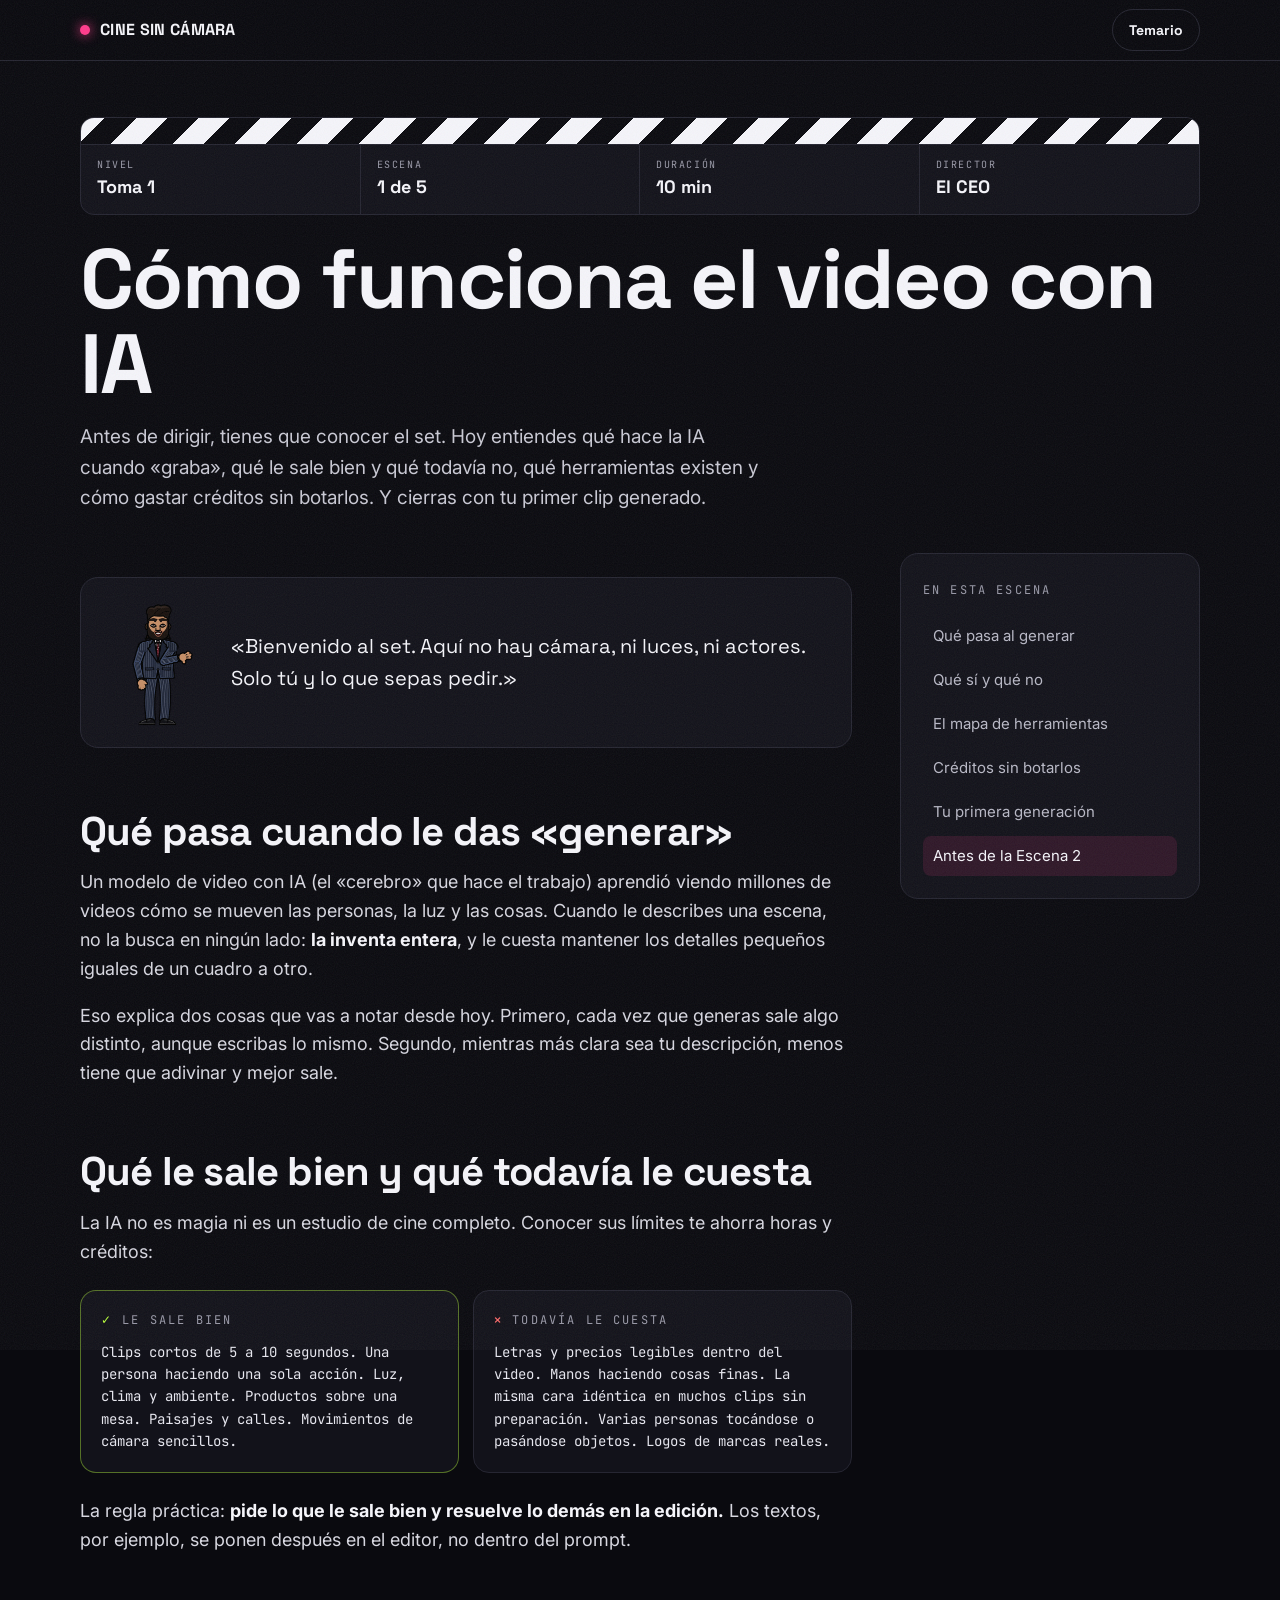
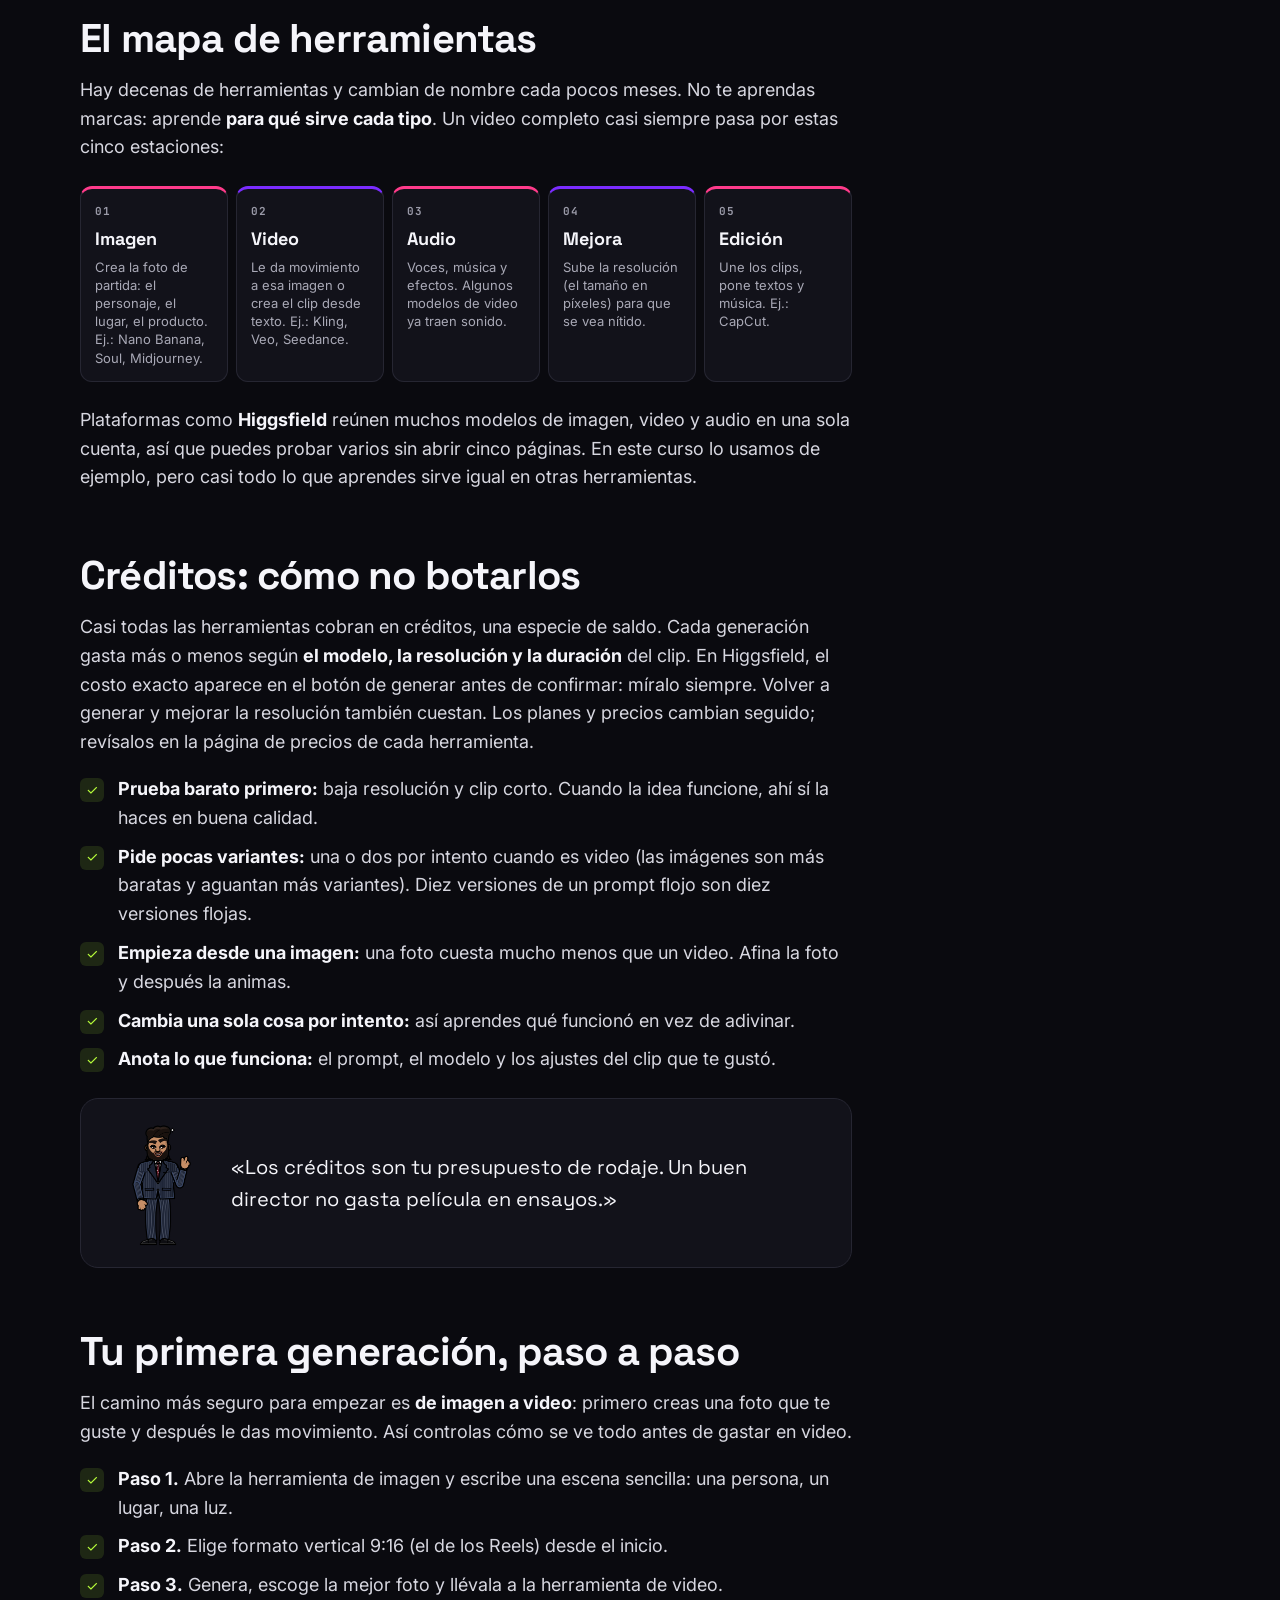
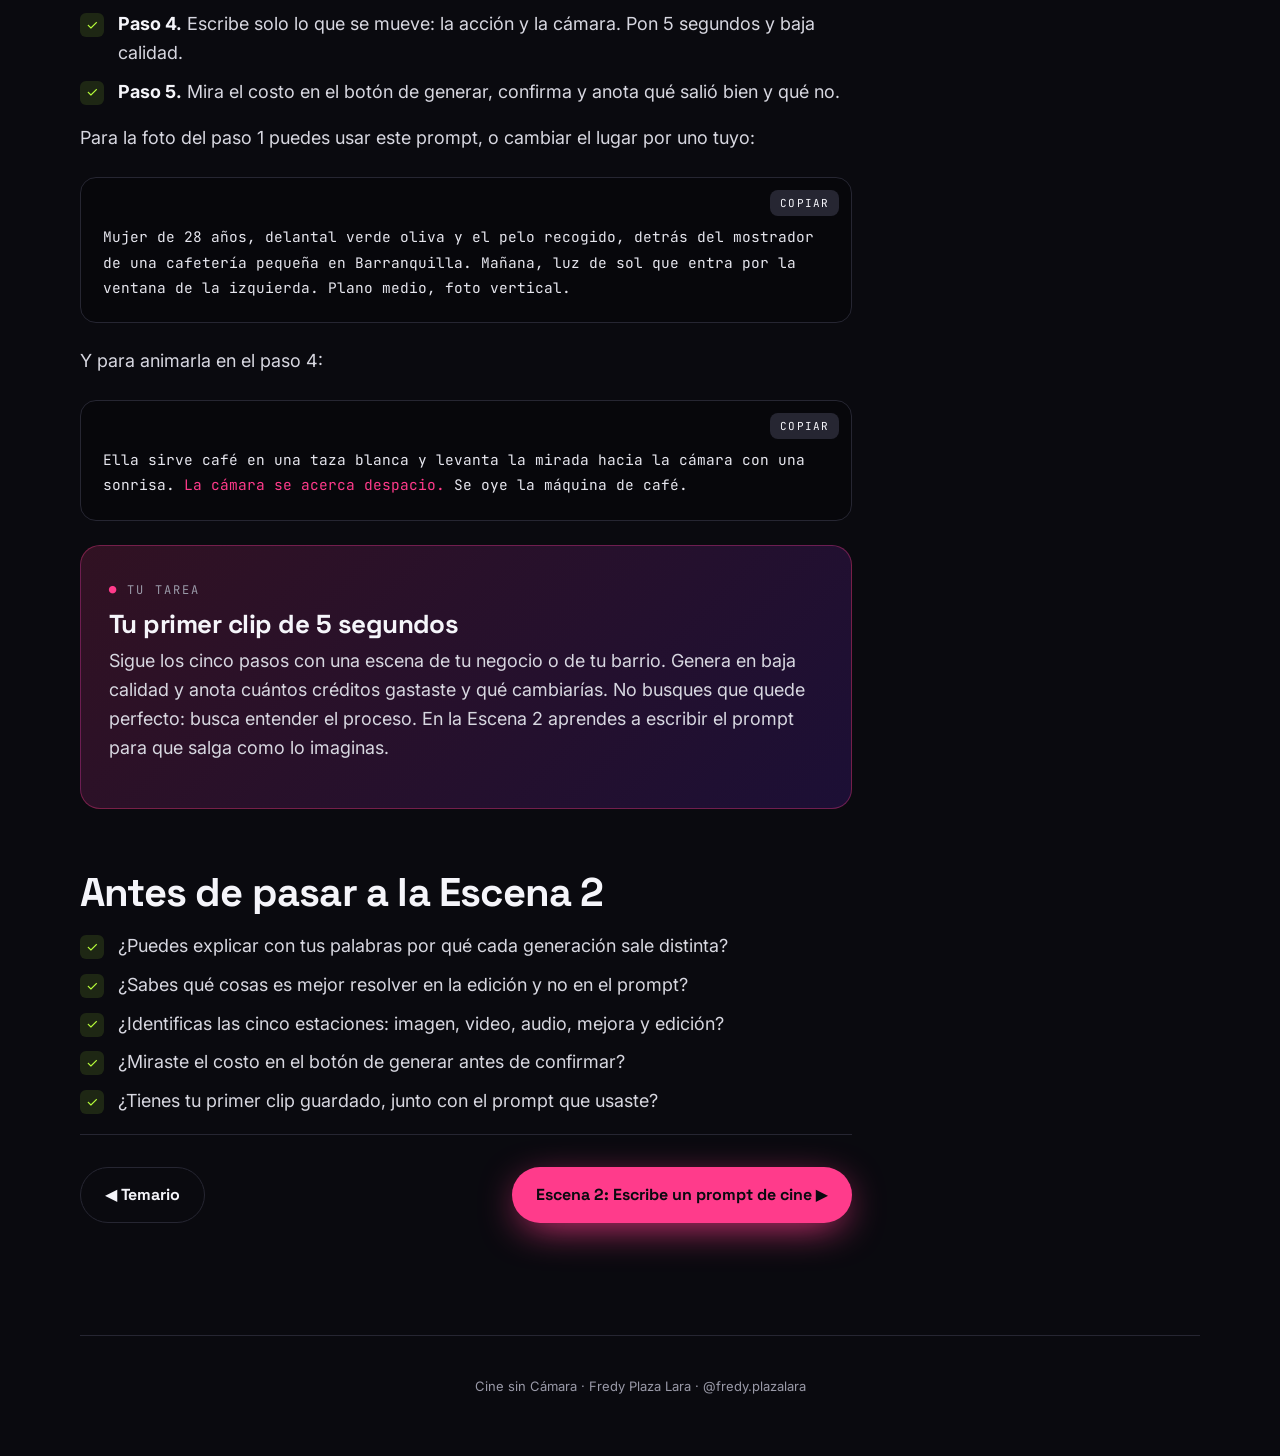
<file: t1-e1-como-funciona.html>
<!doctype html>
<html lang="es">
<head>
<meta charset="utf-8">
<meta name="viewport" content="width=device-width, initial-scale=1">
<title>Cómo funciona el video con IA · Cine sin Cámara</title>
<link rel="preconnect" href="https://fonts.googleapis.com">
<link rel="preconnect" href="https://fonts.gstatic.com" crossorigin>
<link href="https://fonts.googleapis.com/css2?family=Inter:wght@400;500;600;700&family=JetBrains+Mono:wght@500&family=Space+Grotesk:wght@500;700&display=swap" rel="stylesheet">
<link rel="stylesheet" href="estilos.css">
<!-- Píxel de Meta: curso Cine sin Cámara -->
<script>
!function(f,b,e,v,n,t,s){if(f.fbq)return;n=f.fbq=function(){n.callMethod?n.callMethod.apply(n,arguments):n.queue.push(arguments)};if(!f._fbq)f._fbq=n;n.push=n;n.loaded=!0;n.version='2.0';n.queue=[];t=b.createElement(e);t.async=!0;t.src=v;s=b.getElementsByTagName(e)[0];s.parentNode.insertBefore(t,s)}(window,document,'script','https://connect.facebook.net/en_US/fbevents.js');
fbq('init','1525702565964273');
fbq('track','PageView');
fbq('track','ViewContent',{content_name:document.title});
document.addEventListener('click',function(e){var a=e.target.closest('a[href*="pay.hotmart.com"]');if(a)fbq('track','InitiateCheckout',{value:19.99,currency:'USD'});});
</script>
<noscript><img height="1" width="1" style="display:none" alt="" src="https://www.facebook.com/tr?id=1525702565964273&ev=PageView&noscript=1"></noscript>
</head>
<body>

<header class="barra">
	<div class="envoltura">
		<a class="logo" href="index.html"><span class="rec"></span>CINE SIN CÁMARA</a>
		<a class="boton boton-linea" href="index.html#niveles">Temario</a>
	</div>
</header>

<main class="envoltura">
	<div class="leccion-cabeza">
		<div class="claqueta">
			<div class="franjas"></div>
			<div class="campos">
				<div class="campo"><span>NIVEL</span><strong>Toma 1</strong></div>
				<div class="campo"><span>ESCENA</span><strong>1 de 5</strong></div>
				<div class="campo"><span>DURACIÓN</span><strong>10 min</strong></div>
				<div class="campo"><span>DIRECTOR</span><strong>El CEO</strong></div>
			</div>
		</div>
		<h1>Cómo funciona el video con IA</h1>
		<p>Antes de dirigir, tienes que conocer el set. Hoy entiendes qué hace la IA cuando «graba», qué le sale bien y qué todavía no, qué herramientas existen y cómo gastar créditos sin botarlos. Y cierras con tu primer clip generado.</p>
	</div>

	<div class="leccion">
		<article>
			<div class="dice">
				<img src="img/fredy-saluda.png" alt="El CEO">
				<p>«Bienvenido al set. Aquí no hay cámara, ni luces, ni actores. Solo tú y lo que sepas pedir.»</p>
			</div>

			<h2 id="que-es">Qué pasa cuando le das «generar»</h2>
			<p>Un modelo de video con IA (el «cerebro» que hace el trabajo) aprendió viendo millones de videos cómo se mueven las personas, la luz y las cosas. Cuando le describes una escena, no la busca en ningún lado: <strong>la inventa entera</strong>, y le cuesta mantener los detalles pequeños iguales de un cuadro a otro.</p>
			<p>Eso explica dos cosas que vas a notar desde hoy. Primero, cada vez que generas sale algo distinto, aunque escribas lo mismo. Segundo, mientras más clara sea tu descripción, menos tiene que adivinar y mejor sale.</p>

			<h2 id="se-puede">Qué le sale bien y qué todavía le cuesta</h2>
			<p>La IA no es magia ni es un estudio de cine completo. Conocer sus límites te ahorra horas y créditos:</p>
			<div class="comparar">
				<div class="toma buena"><span class="etiqueta"><b>✓</b> Le sale bien</span><p>Clips cortos de 5 a 10 segundos. Una persona haciendo una sola acción. Luz, clima y ambiente. Productos sobre una mesa. Paisajes y calles. Movimientos de cámara sencillos.</p></div>
				<div class="toma mala"><span class="etiqueta"><b>✕</b> Todavía le cuesta</span><p>Letras y precios legibles dentro del video. Manos haciendo cosas finas. La misma cara idéntica en muchos clips sin preparación. Varias personas tocándose o pasándose objetos. Logos de marcas reales.</p></div>
			</div>
			<p>La regla práctica: <strong>pide lo que le sale bien y resuelve lo demás en la edición.</strong> Los textos, por ejemplo, se ponen después en el editor, no dentro del prompt.</p>

			<h2 id="mapa">El mapa de herramientas</h2>
			<p>Hay decenas de herramientas y cambian de nombre cada pocos meses. No te aprendas marcas: aprende <strong>para qué sirve cada tipo</strong>. Un video completo casi siempre pasa por estas cinco estaciones:</p>
			<div class="formula">
				<div><b>01</b><span>Imagen</span><small>Crea la foto de partida: el personaje, el lugar, el producto. Ej.: Nano Banana, Soul, Midjourney.</small></div>
				<div><b>02</b><span>Video</span><small>Le da movimiento a esa imagen o crea el clip desde texto. Ej.: Kling, Veo, Seedance.</small></div>
				<div><b>03</b><span>Audio</span><small>Voces, música y efectos. Algunos modelos de video ya traen sonido.</small></div>
				<div><b>04</b><span>Mejora</span><small>Sube la resolución (el tamaño en píxeles) para que se vea nítido.</small></div>
				<div><b>05</b><span>Edición</span><small>Une los clips, pone textos y música. Ej.: CapCut.</small></div>
			</div>
			<p>Plataformas como <strong>Higgsfield</strong> reúnen muchos modelos de imagen, video y audio en una sola cuenta, así que puedes probar varios sin abrir cinco páginas. En este curso lo usamos de ejemplo, pero casi todo lo que aprendes sirve igual en otras herramientas.</p>

			<h2 id="creditos">Créditos: cómo no botarlos</h2>
			<p>Casi todas las herramientas cobran en créditos, una especie de saldo. Cada generación gasta más o menos según <strong>el modelo, la resolución y la duración</strong> del clip. En Higgsfield, el costo exacto aparece en el botón de generar antes de confirmar: míralo siempre. Volver a generar y mejorar la resolución también cuestan. Los planes y precios cambian seguido; revísalos en la página de precios de cada herramienta.</p>
			<ul class="lista">
				<li><span><strong>Prueba barato primero:</strong> baja resolución y clip corto. Cuando la idea funcione, ahí sí la haces en buena calidad.</span></li>
				<li><span><strong>Pide pocas variantes:</strong> una o dos por intento cuando es video (las imágenes son más baratas y aguantan más variantes). Diez versiones de un prompt flojo son diez versiones flojas.</span></li>
				<li><span><strong>Empieza desde una imagen:</strong> una foto cuesta mucho menos que un video. Afina la foto y después la animas.</span></li>
				<li><span><strong>Cambia una sola cosa por intento:</strong> así aprendes qué funcionó en vez de adivinar.</span></li>
				<li><span><strong>Anota lo que funciona:</strong> el prompt, el modelo y los ajustes del clip que te gustó.</span></li>
			</ul>
			<div class="dice">
				<img src="img/fredy-chasquea.png" alt="El CEO">
				<p>«Los créditos son tu presupuesto de rodaje. Un buen director no gasta película en ensayos.»</p>
			</div>

			<h2 id="primera">Tu primera generación, paso a paso</h2>
			<p>El camino más seguro para empezar es <strong>de imagen a video</strong>: primero creas una foto que te guste y después le das movimiento. Así controlas cómo se ve todo antes de gastar en video.</p>
			<ul class="lista">
				<li><span><strong>Paso 1.</strong> Abre la herramienta de imagen y escribe una escena sencilla: una persona, un lugar, una luz.</span></li>
				<li><span><strong>Paso 2.</strong> Elige formato vertical 9:16 (el de los Reels) desde el inicio.</span></li>
				<li><span><strong>Paso 3.</strong> Genera, escoge la mejor foto y llévala a la herramienta de video.</span></li>
				<li><span><strong>Paso 4.</strong> Escribe solo lo que se mueve: la acción y la cámara. Pon 5 segundos y baja calidad.</span></li>
				<li><span><strong>Paso 5.</strong> Mira el costo en el botón de generar, confirma y anota qué salió bien y qué no.</span></li>
			</ul>
			<p>Para la foto del paso 1 puedes usar este prompt, o cambiar el lugar por uno tuyo:</p>
			<div class="prompt"><button class="copiar" onclick="copiar(this)">COPIAR</button>Mujer de 28 años, delantal verde oliva y el pelo recogido, detrás del mostrador de una cafetería pequeña en Barranquilla. Mañana, luz de sol que entra por la ventana de la izquierda. Plano medio, foto vertical.</div>
			<p>Y para animarla en el paso 4:</p>
			<div class="prompt"><button class="copiar" onclick="copiar(this)">COPIAR</button>Ella sirve café en una taza blanca y levanta la mirada hacia la cámara con una sonrisa. <em>La cámara se acerca despacio.</em> Se oye la máquina de café.</div>

			<div class="ejercicio">
				<span class="etiqueta"><b>●</b> Tu tarea</span>
				<h3>Tu primer clip de 5 segundos</h3>
				<p>Sigue los cinco pasos con una escena de tu negocio o de tu barrio. Genera en baja calidad y anota cuántos créditos gastaste y qué cambiarías. No busques que quede perfecto: busca entender el proceso. En la Escena 2 aprendes a escribir el prompt para que salga como lo imaginas.</p>
			</div>

			<h2 id="revisa">Antes de pasar a la Escena&nbsp;2</h2>
			<ul class="lista">
				<li><span>¿Puedes explicar con tus palabras por qué cada generación sale distinta?</span></li>
				<li><span>¿Sabes qué cosas es mejor resolver en la edición y no en el prompt?</span></li>
				<li><span>¿Identificas las cinco estaciones: imagen, video, audio, mejora y edición?</span></li>
				<li><span>¿Miraste el costo en el botón de generar antes de confirmar?</span></li>
				<li><span>¿Tienes tu primer clip guardado, junto con el prompt que usaste?</span></li>
			</ul>

			<div class="navegar">
				<a class="boton boton-linea" href="index.html#niveles">◀ Temario</a>
				<a class="boton boton-rosa" href="leccion-toma1-prompt.html">Escena 2: Escribe un prompt de cine ▶</a>
			</div>
		</article>

		<aside class="indice">
			<span class="etiqueta">En esta escena</span>
			<ol>
				<li><a href="#que-es" class="activa">Qué pasa al generar</a></li>
				<li><a href="#se-puede">Qué sí y qué no</a></li>
				<li><a href="#mapa">El mapa de herramientas</a></li>
				<li><a href="#creditos">Créditos sin botarlos</a></li>
				<li><a href="#primera">Tu primera generación</a></li>
				<li><a href="#revisa">Antes de la Escena 2</a></li>
			</ol>
		</aside>
	</div>
</main>

<footer class="aviso envoltura">Cine sin Cámara · Fredy Plaza Lara · @fredy.plazalara</footer>

<script>
function copiar(b) {
	const t = b.parentElement.innerText.replace(/^COPIAR\s*/, '').replace(/^¡COPIADO!\s*/, '');
	const listo = () => { b.textContent = '¡COPIADO!'; setTimeout(() => b.textContent = 'COPIAR', 1600); };
	const aMano = () => { const a = document.createElement('textarea'); a.value = t; document.body.appendChild(a); a.select(); try { document.execCommand('copy'); listo(); } catch (e) { b.textContent = 'MANTÉN PRESIONADO PARA COPIAR'; } a.remove(); };
	if (navigator.clipboard) navigator.clipboard.writeText(t).then(listo, aMano); else aMano();
}
const enlaces = [...document.querySelectorAll('.indice a')];
const ob = new IntersectionObserver((es) => es.forEach((e) => {
	if (e.isIntersecting) enlaces.forEach((a) => a.classList.toggle('activa', a.getAttribute('href') === '#' + e.target.id));
}), {rootMargin: '-30% 0px -60% 0px'});
document.querySelectorAll('article h2[id]').forEach((h) => ob.observe(h));
</script>
</body>
</html>
</file>
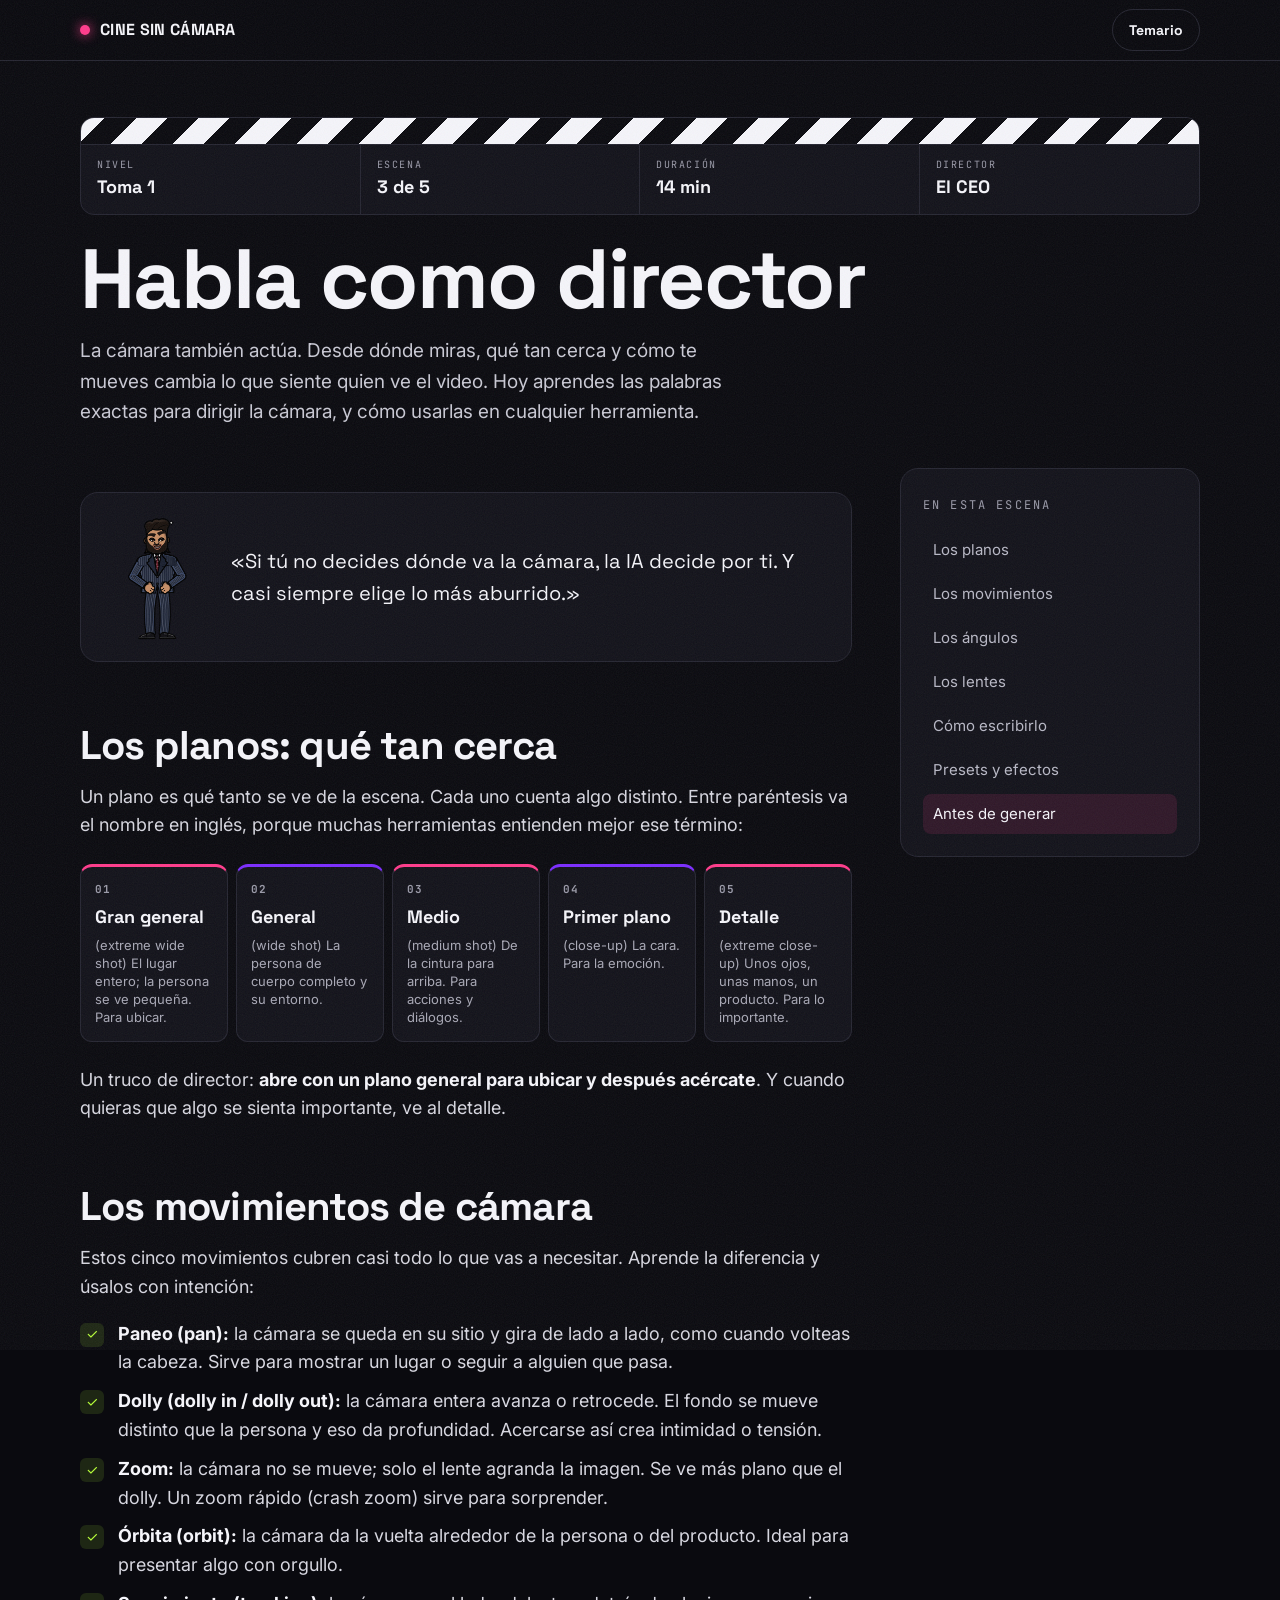
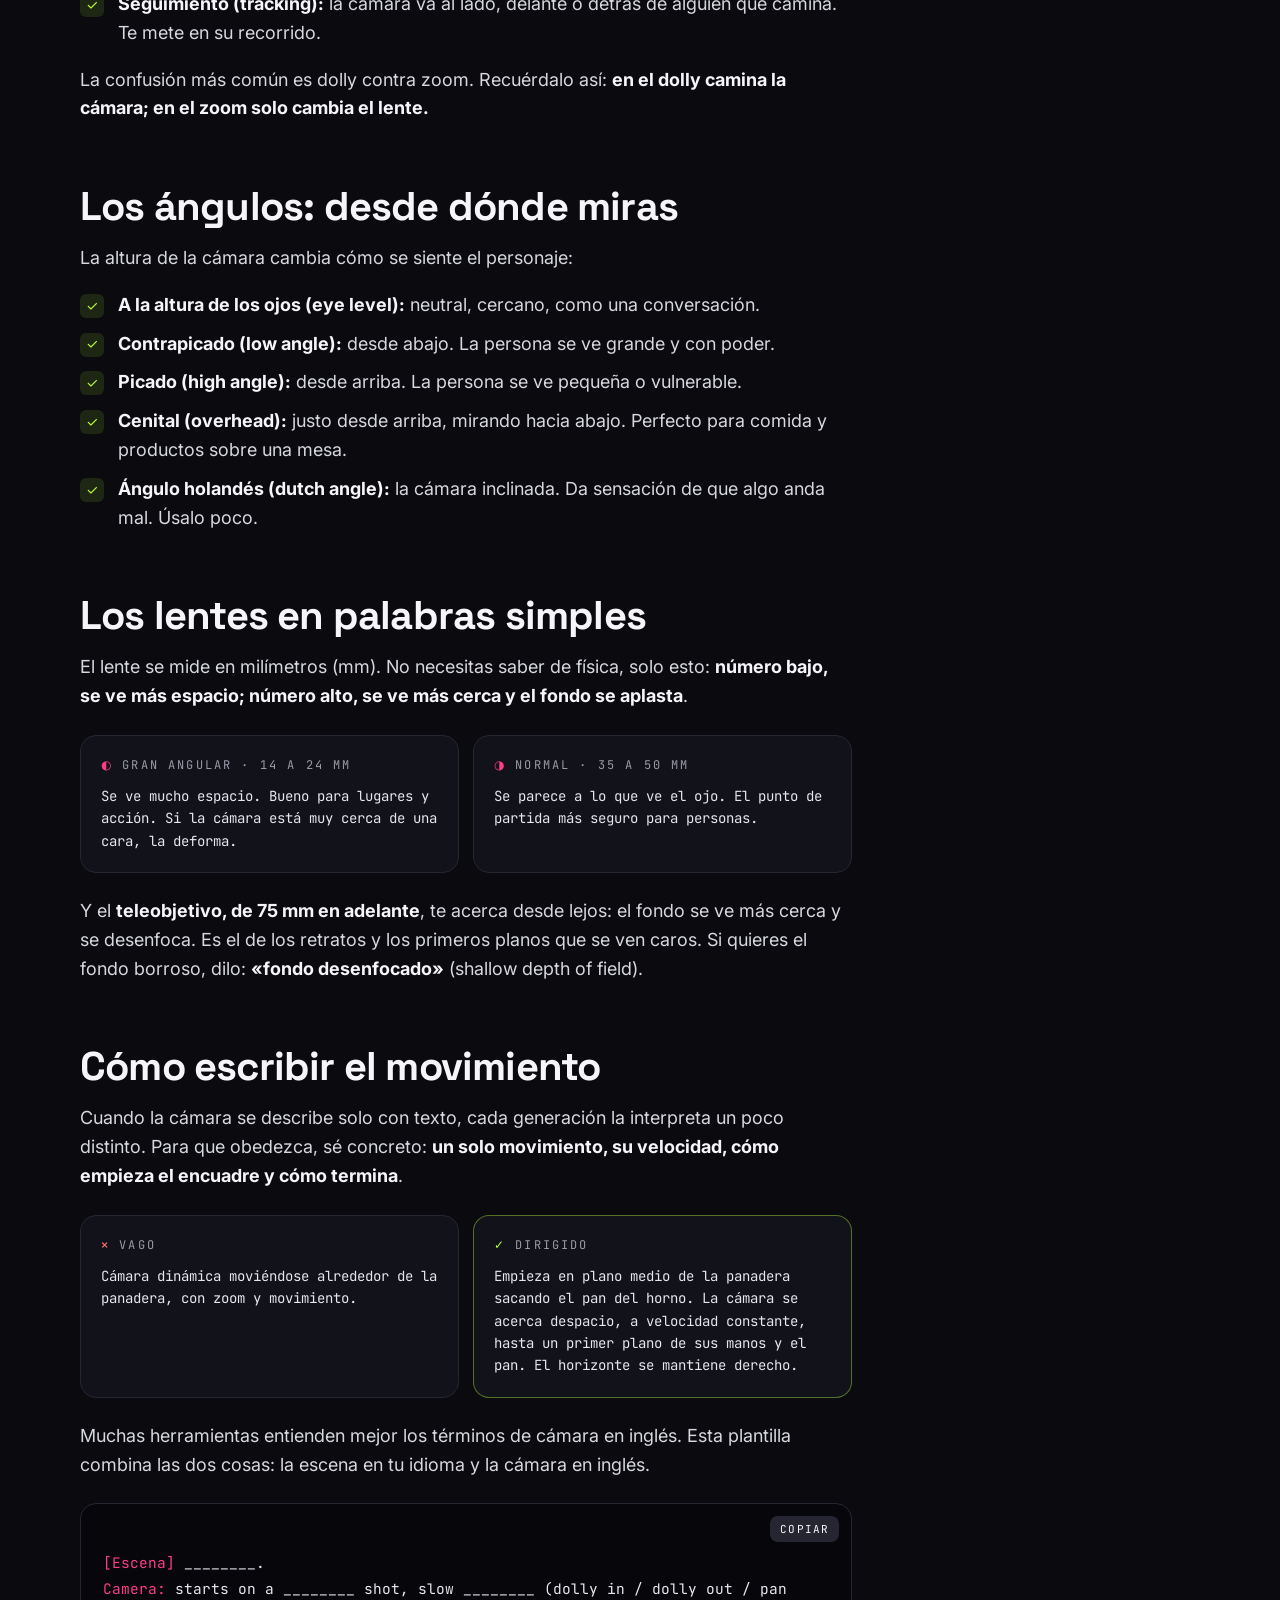
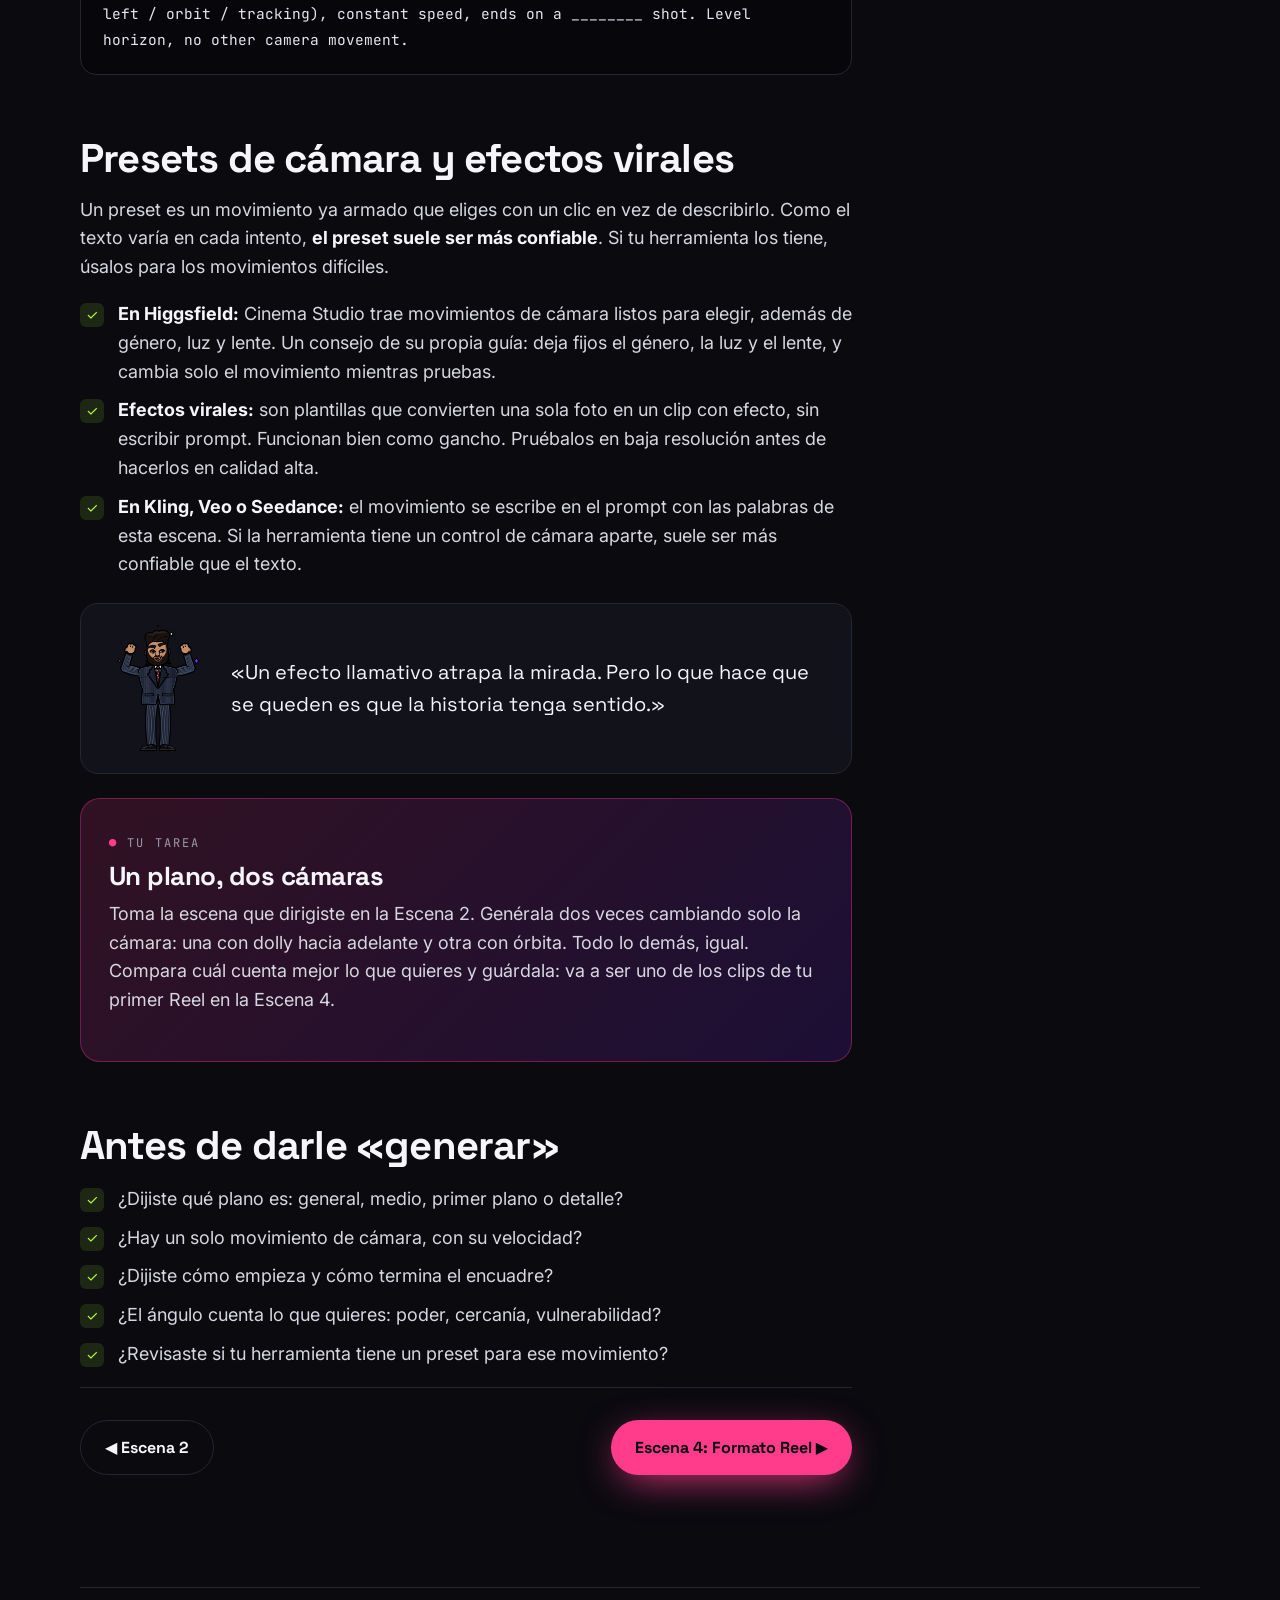
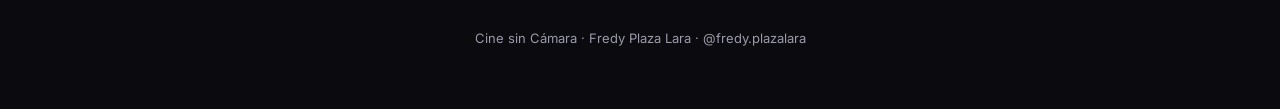
<file: t1-e3-habla-como-director.html>
<!doctype html>
<html lang="es">
<head>
<meta charset="utf-8">
<meta name="viewport" content="width=device-width, initial-scale=1">
<title>Habla como director · Cine sin Cámara</title>
<link rel="preconnect" href="https://fonts.googleapis.com">
<link rel="preconnect" href="https://fonts.gstatic.com" crossorigin>
<link href="https://fonts.googleapis.com/css2?family=Inter:wght@400;500;600;700&family=JetBrains+Mono:wght@500&family=Space+Grotesk:wght@500;700&display=swap" rel="stylesheet">
<link rel="stylesheet" href="estilos.css">
<!-- Píxel de Meta: curso Cine sin Cámara -->
<script>
!function(f,b,e,v,n,t,s){if(f.fbq)return;n=f.fbq=function(){n.callMethod?n.callMethod.apply(n,arguments):n.queue.push(arguments)};if(!f._fbq)f._fbq=n;n.push=n;n.loaded=!0;n.version='2.0';n.queue=[];t=b.createElement(e);t.async=!0;t.src=v;s=b.getElementsByTagName(e)[0];s.parentNode.insertBefore(t,s)}(window,document,'script','https://connect.facebook.net/en_US/fbevents.js');
fbq('init','1525702565964273');
fbq('track','PageView');
fbq('track','ViewContent',{content_name:document.title});
document.addEventListener('click',function(e){var a=e.target.closest('a[href*="pay.hotmart.com"]');if(a)fbq('track','InitiateCheckout',{value:19.99,currency:'USD'});});
</script>
<noscript><img height="1" width="1" style="display:none" alt="" src="https://www.facebook.com/tr?id=1525702565964273&ev=PageView&noscript=1"></noscript>
</head>
<body>

<header class="barra">
	<div class="envoltura">
		<a class="logo" href="index.html"><span class="rec"></span>CINE SIN CÁMARA</a>
		<a class="boton boton-linea" href="index.html#niveles">Temario</a>
	</div>
</header>

<main class="envoltura">
	<div class="leccion-cabeza">
		<div class="claqueta">
			<div class="franjas"></div>
			<div class="campos">
				<div class="campo"><span>NIVEL</span><strong>Toma 1</strong></div>
				<div class="campo"><span>ESCENA</span><strong>3 de 5</strong></div>
				<div class="campo"><span>DURACIÓN</span><strong>14 min</strong></div>
				<div class="campo"><span>DIRECTOR</span><strong>El CEO</strong></div>
			</div>
		</div>
		<h1>Habla como director</h1>
		<p>La cámara también actúa. Desde dónde miras, qué tan cerca y cómo te mueves cambia lo que siente quien ve el video. Hoy aprendes las palabras exactas para dirigir la cámara, y cómo usarlas en cualquier herramienta.</p>
	</div>

	<div class="leccion">
		<article>
			<div class="dice">
				<img src="img/fredy-orgulloso.png" alt="El CEO">
				<p>«Si tú no decides dónde va la cámara, la IA decide por ti. Y casi siempre elige lo más aburrido.»</p>
			</div>

			<h2 id="planos">Los planos: qué tan cerca</h2>
			<p>Un plano es qué tanto se ve de la escena. Cada uno cuenta algo distinto. Entre paréntesis va el nombre en inglés, porque muchas herramientas entienden mejor ese término:</p>
			<div class="formula">
				<div><b>01</b><span>Gran general</span><small>(extreme wide shot) El lugar entero; la persona se ve pequeña. Para ubicar.</small></div>
				<div><b>02</b><span>General</span><small>(wide shot) La persona de cuerpo completo y su entorno.</small></div>
				<div><b>03</b><span>Medio</span><small>(medium shot) De la cintura para arriba. Para acciones y diálogos.</small></div>
				<div><b>04</b><span>Primer plano</span><small>(close-up) La cara. Para la emoción.</small></div>
				<div><b>05</b><span>Detalle</span><small>(extreme close-up) Unos ojos, unas manos, un producto. Para lo importante.</small></div>
			</div>
			<p>Un truco de director: <strong>abre con un plano general para ubicar y después acércate</strong>. Y cuando quieras que algo se sienta importante, ve al detalle.</p>

			<h2 id="movimientos">Los movimientos de cámara</h2>
			<p>Estos cinco movimientos cubren casi todo lo que vas a necesitar. Aprende la diferencia y úsalos con intención:</p>
			<ul class="lista">
				<li><span><strong>Paneo (pan):</strong> la cámara se queda en su sitio y gira de lado a lado, como cuando volteas la cabeza. Sirve para mostrar un lugar o seguir a alguien que pasa.</span></li>
				<li><span><strong>Dolly (dolly in / dolly out):</strong> la cámara entera avanza o retrocede. El fondo se mueve distinto que la persona y eso da profundidad. Acercarse así crea intimidad o tensión.</span></li>
				<li><span><strong>Zoom:</strong> la cámara no se mueve; solo el lente agranda la imagen. Se ve más plano que el dolly. Un zoom rápido (crash zoom) sirve para sorprender.</span></li>
				<li><span><strong>Órbita (orbit):</strong> la cámara da la vuelta alrededor de la persona o del producto. Ideal para presentar algo con orgullo.</span></li>
				<li><span><strong>Seguimiento (tracking):</strong> la cámara va al lado, delante o detrás de alguien que camina. Te mete en su recorrido.</span></li>
			</ul>
			<p>La confusión más común es dolly contra zoom. Recuérdalo así: <strong>en el dolly camina la cámara; en el zoom solo cambia el lente.</strong></p>

			<h2 id="angulos">Los ángulos: desde dónde miras</h2>
			<p>La altura de la cámara cambia cómo se siente el personaje:</p>
			<ul class="lista">
				<li><span><strong>A la altura de los ojos (eye level):</strong> neutral, cercano, como una conversación.</span></li>
				<li><span><strong>Contrapicado (low angle):</strong> desde abajo. La persona se ve grande y con poder.</span></li>
				<li><span><strong>Picado (high angle):</strong> desde arriba. La persona se ve pequeña o vulnerable.</span></li>
				<li><span><strong>Cenital (overhead):</strong> justo desde arriba, mirando hacia abajo. Perfecto para comida y productos sobre una mesa.</span></li>
				<li><span><strong>Ángulo holandés (dutch angle):</strong> la cámara inclinada. Da sensación de que algo anda mal. Úsalo poco.</span></li>
			</ul>

			<h2 id="lentes">Los lentes en palabras simples</h2>
			<p>El lente se mide en milímetros (mm). No necesitas saber de física, solo esto: <strong>número bajo, se ve más espacio; número alto, se ve más cerca y el fondo se aplasta</strong>.</p>
			<div class="comparar">
				<div class="toma"><span class="etiqueta"><b>◐</b> Gran angular · 14 a 24 mm</span><p>Se ve mucho espacio. Bueno para lugares y acción. Si la cámara está muy cerca de una cara, la deforma.</p></div>
				<div class="toma"><span class="etiqueta"><b>◑</b> Normal · 35 a 50 mm</span><p>Se parece a lo que ve el ojo. El punto de partida más seguro para personas.</p></div>
			</div>
			<p>Y el <strong>teleobjetivo, de 75 mm en adelante</strong>, te acerca desde lejos: el fondo se ve más cerca y se desenfoca. Es el de los retratos y los primeros planos que se ven caros. Si quieres el fondo borroso, dilo: <strong>«fondo desenfocado»</strong> (shallow depth of field).</p>

			<h2 id="escribirlo">Cómo escribir el movimiento</h2>
			<p>Cuando la cámara se describe solo con texto, cada generación la interpreta un poco distinto. Para que obedezca, sé concreto: <strong>un solo movimiento, su velocidad, cómo empieza el encuadre y cómo termina</strong>.</p>
			<div class="comparar">
				<div class="toma mala"><span class="etiqueta"><b>✕</b> Vago</span><p>Cámara dinámica moviéndose alrededor de la panadera, con zoom y movimiento.</p></div>
				<div class="toma buena"><span class="etiqueta"><b>✓</b> Dirigido</span><p>Empieza en plano medio de la panadera sacando el pan del horno. La cámara se acerca despacio, a velocidad constante, hasta un primer plano de sus manos y el pan. El horizonte se mantiene derecho.</p></div>
			</div>
			<p>Muchas herramientas entienden mejor los términos de cámara en inglés. Esta plantilla combina las dos cosas: la escena en tu idioma y la cámara en inglés.</p>
			<div class="prompt"><button class="copiar" onclick="copiar(this)">COPIAR</button><em>[Escena]</em> ________.<br><em>Camera:</em> starts on a ________ shot, slow ________ (dolly in / dolly out / pan left / orbit / tracking), constant speed, ends on a ________ shot. Level horizon, no other camera movement.</div>

			<h2 id="presets">Presets de cámara y efectos virales</h2>
			<p>Un preset es un movimiento ya armado que eliges con un clic en vez de describirlo. Como el texto varía en cada intento, <strong>el preset suele ser más confiable</strong>. Si tu herramienta los tiene, úsalos para los movimientos difíciles.</p>
			<ul class="lista">
				<li><span><strong>En Higgsfield:</strong> Cinema Studio trae movimientos de cámara listos para elegir, además de género, luz y lente. Un consejo de su propia guía: deja fijos el género, la luz y el lente, y cambia solo el movimiento mientras pruebas.</span></li>
				<li><span><strong>Efectos virales:</strong> son plantillas que convierten una sola foto en un clip con efecto, sin escribir prompt. Funcionan bien como gancho. Pruébalos en baja resolución antes de hacerlos en calidad alta.</span></li>
				<li><span><strong>En Kling, Veo o Seedance:</strong> el movimiento se escribe en el prompt con las palabras de esta escena. Si la herramienta tiene un control de cámara aparte, suele ser más confiable que el texto.</span></li>
			</ul>
			<div class="dice">
				<img src="img/fredy-flexiona.png" alt="El CEO">
				<p>«Un efecto llamativo atrapa la mirada. Pero lo que hace que se queden es que la historia tenga sentido.»</p>
			</div>

			<div class="ejercicio">
				<span class="etiqueta"><b>●</b> Tu tarea</span>
				<h3>Un plano, dos cámaras</h3>
				<p>Toma la escena que dirigiste en la Escena 2. Genérala dos veces cambiando solo la cámara: una con dolly hacia adelante y otra con órbita. Todo lo demás, igual. Compara cuál cuenta mejor lo que quieres y guárdala: va a ser uno de los clips de tu primer Reel en la Escena 4.</p>
			</div>

			<h2 id="revisa">Antes de darle «generar»</h2>
			<ul class="lista">
				<li><span>¿Dijiste qué plano es: general, medio, primer plano o detalle?</span></li>
				<li><span>¿Hay un solo movimiento de cámara, con su velocidad?</span></li>
				<li><span>¿Dijiste cómo empieza y cómo termina el encuadre?</span></li>
				<li><span>¿El ángulo cuenta lo que quieres: poder, cercanía, vulnerabilidad?</span></li>
				<li><span>¿Revisaste si tu herramienta tiene un preset para ese movimiento?</span></li>
			</ul>

			<div class="navegar">
				<a class="boton boton-linea" href="leccion-toma1-prompt.html">◀ Escena 2</a>
				<a class="boton boton-rosa" href="t1-e4-formato-reel.html">Escena 4: Formato Reel ▶</a>
			</div>
		</article>

		<aside class="indice">
			<span class="etiqueta">En esta escena</span>
			<ol>
				<li><a href="#planos" class="activa">Los planos</a></li>
				<li><a href="#movimientos">Los movimientos</a></li>
				<li><a href="#angulos">Los ángulos</a></li>
				<li><a href="#lentes">Los lentes</a></li>
				<li><a href="#escribirlo">Cómo escribirlo</a></li>
				<li><a href="#presets">Presets y efectos</a></li>
				<li><a href="#revisa">Antes de generar</a></li>
			</ol>
		</aside>
	</div>
</main>

<footer class="aviso envoltura">Cine sin Cámara · Fredy Plaza Lara · @fredy.plazalara</footer>

<script>
function copiar(b) {
	const t = b.parentElement.innerText.replace(/^COPIAR\s*/, '').replace(/^¡COPIADO!\s*/, '');
	const listo = () => { b.textContent = '¡COPIADO!'; setTimeout(() => b.textContent = 'COPIAR', 1600); };
	const aMano = () => { const a = document.createElement('textarea'); a.value = t; document.body.appendChild(a); a.select(); try { document.execCommand('copy'); listo(); } catch (e) { b.textContent = 'MANTÉN PRESIONADO PARA COPIAR'; } a.remove(); };
	if (navigator.clipboard) navigator.clipboard.writeText(t).then(listo, aMano); else aMano();
}
const enlaces = [...document.querySelectorAll('.indice a')];
const ob = new IntersectionObserver((es) => es.forEach((e) => {
	if (e.isIntersecting) enlaces.forEach((a) => a.classList.toggle('activa', a.getAttribute('href') === '#' + e.target.id));
}), {rootMargin: '-30% 0px -60% 0px'});
document.querySelectorAll('article h2[id]').forEach((h) => ob.observe(h));
</script>
</body>
</html>
</file>
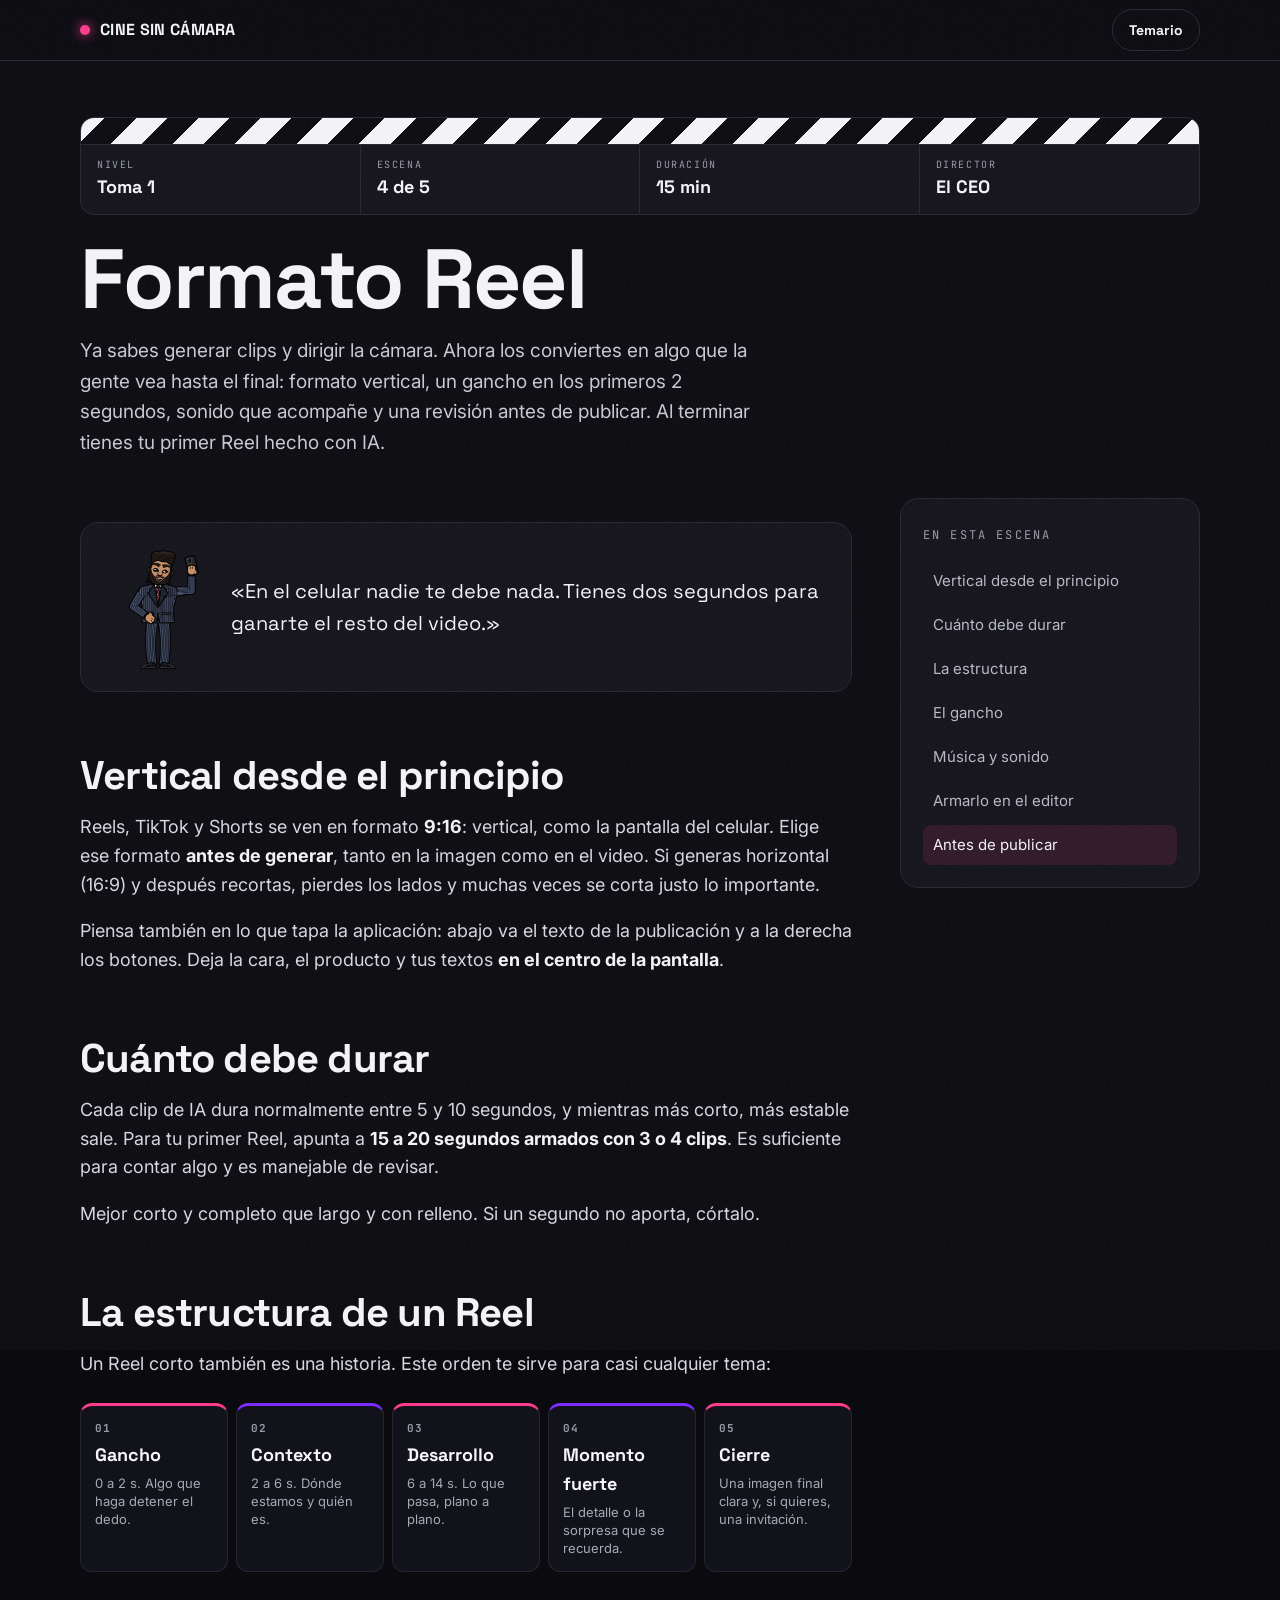
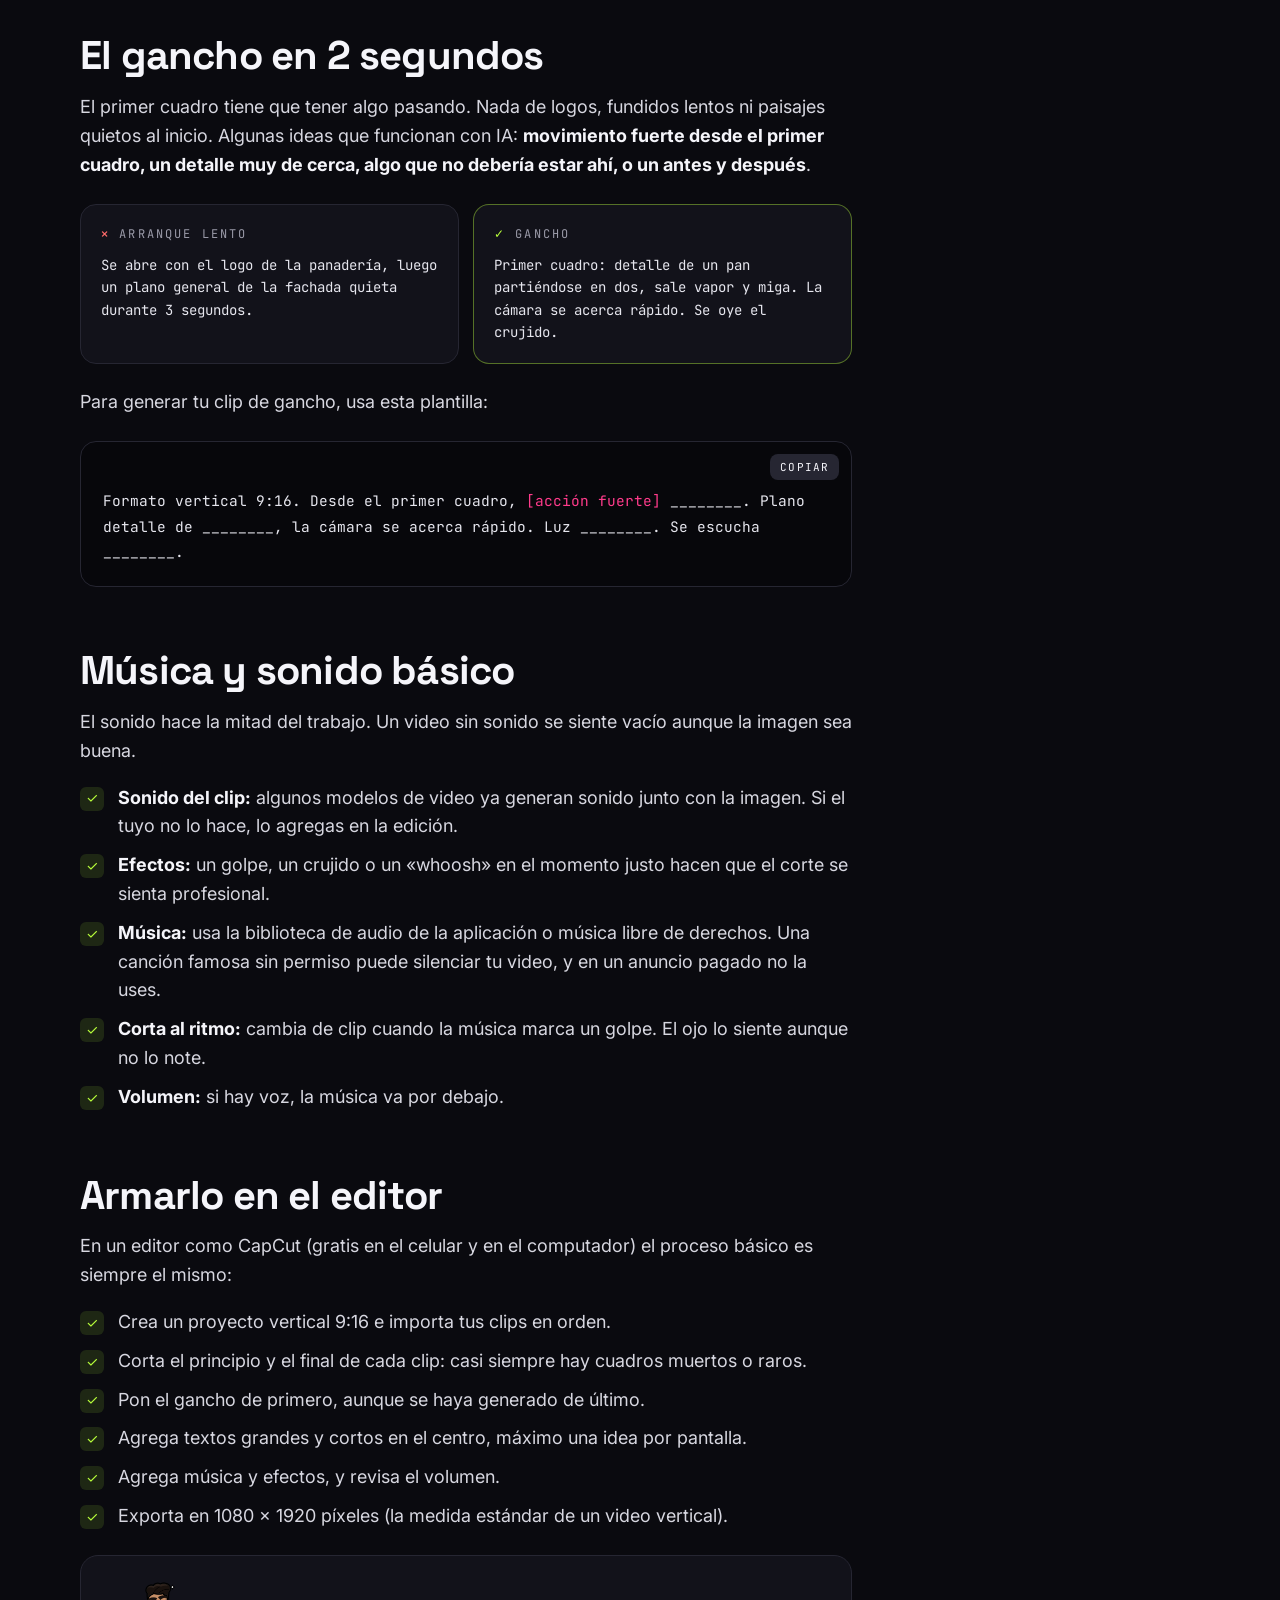
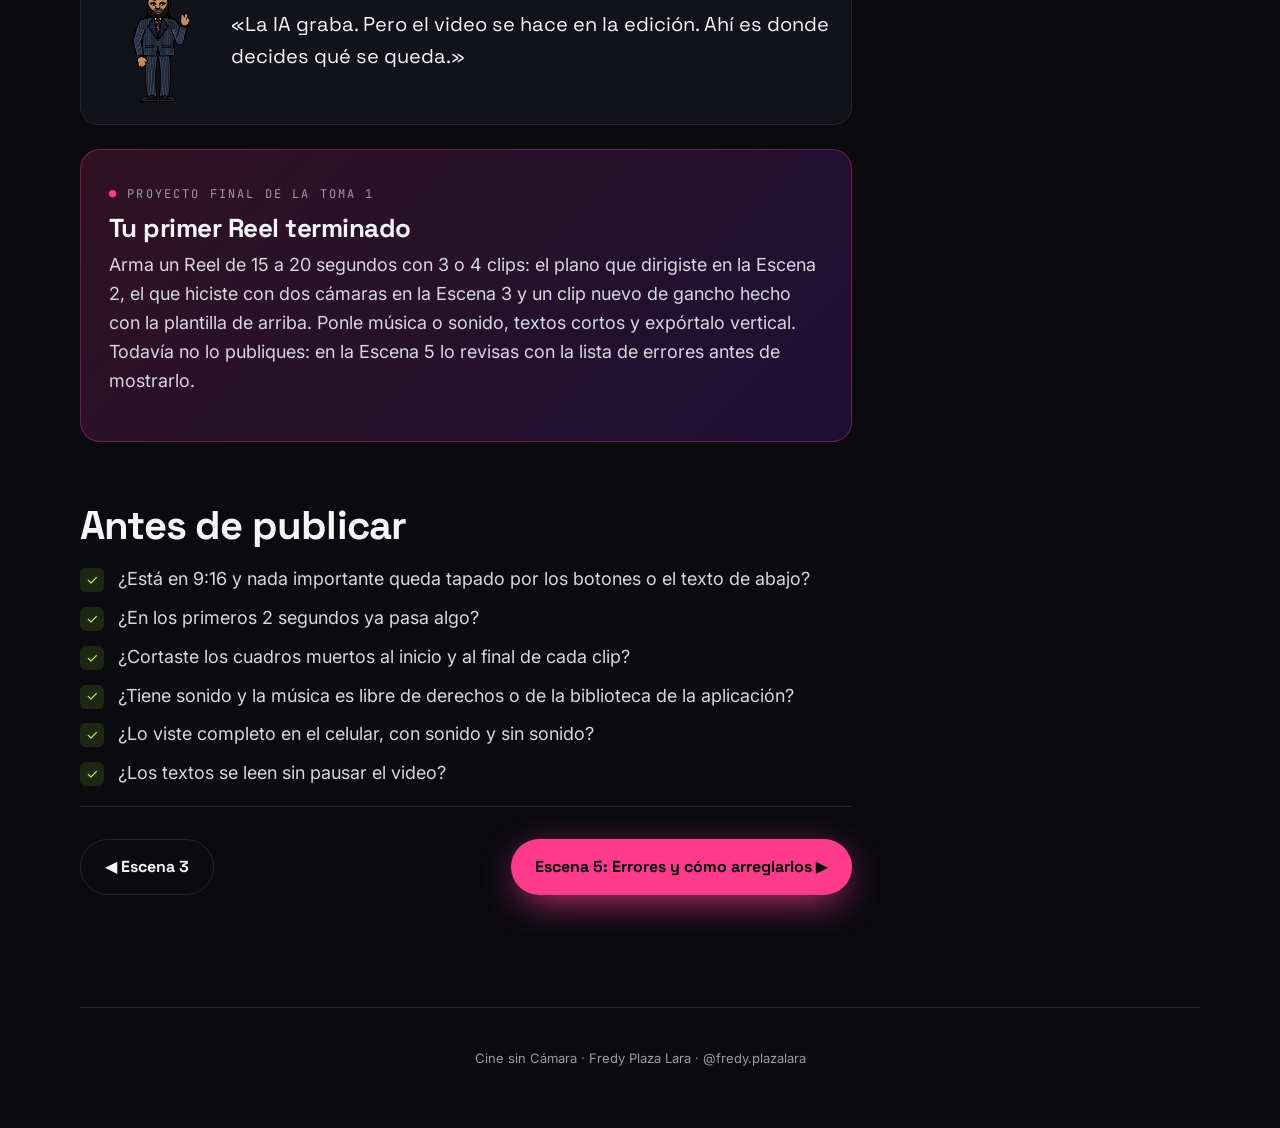
<file: t1-e4-formato-reel.html>
<!doctype html>
<html lang="es">
<head>
<meta charset="utf-8">
<meta name="viewport" content="width=device-width, initial-scale=1">
<title>Formato Reel · Cine sin Cámara</title>
<link rel="preconnect" href="https://fonts.googleapis.com">
<link rel="preconnect" href="https://fonts.gstatic.com" crossorigin>
<link href="https://fonts.googleapis.com/css2?family=Inter:wght@400;500;600;700&family=JetBrains+Mono:wght@500&family=Space+Grotesk:wght@500;700&display=swap" rel="stylesheet">
<link rel="stylesheet" href="estilos.css">
<!-- Píxel de Meta: curso Cine sin Cámara -->
<script>
!function(f,b,e,v,n,t,s){if(f.fbq)return;n=f.fbq=function(){n.callMethod?n.callMethod.apply(n,arguments):n.queue.push(arguments)};if(!f._fbq)f._fbq=n;n.push=n;n.loaded=!0;n.version='2.0';n.queue=[];t=b.createElement(e);t.async=!0;t.src=v;s=b.getElementsByTagName(e)[0];s.parentNode.insertBefore(t,s)}(window,document,'script','https://connect.facebook.net/en_US/fbevents.js');
fbq('init','1525702565964273');
fbq('track','PageView');
fbq('track','ViewContent',{content_name:document.title});
document.addEventListener('click',function(e){var a=e.target.closest('a[href*="pay.hotmart.com"]');if(a)fbq('track','InitiateCheckout',{value:19.99,currency:'USD'});});
</script>
<noscript><img height="1" width="1" style="display:none" alt="" src="https://www.facebook.com/tr?id=1525702565964273&ev=PageView&noscript=1"></noscript>
</head>
<body>

<header class="barra">
	<div class="envoltura">
		<a class="logo" href="index.html"><span class="rec"></span>CINE SIN CÁMARA</a>
		<a class="boton boton-linea" href="index.html#niveles">Temario</a>
	</div>
</header>

<main class="envoltura">
	<div class="leccion-cabeza">
		<div class="claqueta">
			<div class="franjas"></div>
			<div class="campos">
				<div class="campo"><span>NIVEL</span><strong>Toma 1</strong></div>
				<div class="campo"><span>ESCENA</span><strong>4 de 5</strong></div>
				<div class="campo"><span>DURACIÓN</span><strong>15 min</strong></div>
				<div class="campo"><span>DIRECTOR</span><strong>El CEO</strong></div>
			</div>
		</div>
		<h1>Formato Reel</h1>
		<p>Ya sabes generar clips y dirigir la cámara. Ahora los conviertes en algo que la gente vea hasta el final: formato vertical, un gancho en los primeros 2 segundos, sonido que acompañe y una revisión antes de publicar. Al terminar tienes tu primer Reel hecho con IA.</p>
	</div>

	<div class="leccion">
		<article>
			<div class="dice">
				<img src="img/fredy-selfie.png" alt="El CEO">
				<p>«En el celular nadie te debe nada. Tienes dos segundos para ganarte el resto del video.»</p>
			</div>

			<h2 id="vertical">Vertical desde el principio</h2>
			<p>Reels, TikTok y Shorts se ven en formato <strong>9:16</strong>: vertical, como la pantalla del celular. Elige ese formato <strong>antes de generar</strong>, tanto en la imagen como en el video. Si generas horizontal (16:9) y después recortas, pierdes los lados y muchas veces se corta justo lo importante.</p>
			<p>Piensa también en lo que tapa la aplicación: abajo va el texto de la publicación y a la derecha los botones. Deja la cara, el producto y tus textos <strong>en el centro de la pantalla</strong>.</p>

			<h2 id="duracion">Cuánto debe durar</h2>
			<p>Cada clip de IA dura normalmente entre 5 y 10 segundos, y mientras más corto, más estable sale. Para tu primer Reel, apunta a <strong>15 a 20 segundos armados con 3 o 4 clips</strong>. Es suficiente para contar algo y es manejable de revisar.</p>
			<p>Mejor corto y completo que largo y con relleno. Si un segundo no aporta, córtalo.</p>

			<h2 id="estructura">La estructura de un Reel</h2>
			<p>Un Reel corto también es una historia. Este orden te sirve para casi cualquier tema:</p>
			<div class="formula">
				<div><b>01</b><span>Gancho</span><small>0 a 2 s. Algo que haga detener el dedo.</small></div>
				<div><b>02</b><span>Contexto</span><small>2 a 6 s. Dónde estamos y quién es.</small></div>
				<div><b>03</b><span>Desarrollo</span><small>6 a 14 s. Lo que pasa, plano a plano.</small></div>
				<div><b>04</b><span>Momento fuerte</span><small>El detalle o la sorpresa que se recuerda.</small></div>
				<div><b>05</b><span>Cierre</span><small>Una imagen final clara y, si quieres, una invitación.</small></div>
			</div>

			<h2 id="gancho">El gancho en 2 segundos</h2>
			<p>El primer cuadro tiene que tener algo pasando. Nada de logos, fundidos lentos ni paisajes quietos al inicio. Algunas ideas que funcionan con IA: <strong>movimiento fuerte desde el primer cuadro, un detalle muy de cerca, algo que no debería estar ahí, o un antes y después</strong>.</p>
			<div class="comparar">
				<div class="toma mala"><span class="etiqueta"><b>✕</b> Arranque lento</span><p>Se abre con el logo de la panadería, luego un plano general de la fachada quieta durante 3 segundos.</p></div>
				<div class="toma buena"><span class="etiqueta"><b>✓</b> Gancho</span><p>Primer cuadro: detalle de un pan partiéndose en dos, sale vapor y miga. La cámara se acerca rápido. Se oye el crujido.</p></div>
			</div>
			<p>Para generar tu clip de gancho, usa esta plantilla:</p>
			<div class="prompt"><button class="copiar" onclick="copiar(this)">COPIAR</button>Formato vertical 9:16. Desde el primer cuadro, <em>[acción fuerte]</em> ________. Plano detalle de ________, la cámara se acerca rápido. Luz ________. Se escucha ________.</div>

			<h2 id="sonido">Música y sonido básico</h2>
			<p>El sonido hace la mitad del trabajo. Un video sin sonido se siente vacío aunque la imagen sea buena.</p>
			<ul class="lista">
				<li><span><strong>Sonido del clip:</strong> algunos modelos de video ya generan sonido junto con la imagen. Si el tuyo no lo hace, lo agregas en la edición.</span></li>
				<li><span><strong>Efectos:</strong> un golpe, un crujido o un «whoosh» en el momento justo hacen que el corte se sienta profesional.</span></li>
				<li><span><strong>Música:</strong> usa la biblioteca de audio de la aplicación o música libre de derechos. Una canción famosa sin permiso puede silenciar tu video, y en un anuncio pagado no la uses.</span></li>
				<li><span><strong>Corta al ritmo:</strong> cambia de clip cuando la música marca un golpe. El ojo lo siente aunque no lo note.</span></li>
				<li><span><strong>Volumen:</strong> si hay voz, la música va por debajo.</span></li>
			</ul>

			<h2 id="armar">Armarlo en el editor</h2>
			<p>En un editor como CapCut (gratis en el celular y en el computador) el proceso básico es siempre el mismo:</p>
			<ul class="lista">
				<li><span>Crea un proyecto vertical 9:16 e importa tus clips en orden.</span></li>
				<li><span>Corta el principio y el final de cada clip: casi siempre hay cuadros muertos o raros.</span></li>
				<li><span>Pon el gancho de primero, aunque se haya generado de último.</span></li>
				<li><span>Agrega textos grandes y cortos en el centro, máximo una idea por pantalla.</span></li>
				<li><span>Agrega música y efectos, y revisa el volumen.</span></li>
				<li><span>Exporta en 1080 × 1920 píxeles (la medida estándar de un video vertical).</span></li>
			</ul>
			<div class="dice">
				<img src="img/fredy-chasquea.png" alt="El CEO">
				<p>«La IA graba. Pero el video se hace en la edición. Ahí es donde decides qué se queda.»</p>
			</div>

			<div class="ejercicio">
				<span class="etiqueta"><b>●</b> Proyecto final de la Toma 1</span>
				<h3>Tu primer Reel terminado</h3>
				<p>Arma un Reel de 15 a 20 segundos con 3 o 4 clips: el plano que dirigiste en la Escena 2, el que hiciste con dos cámaras en la Escena 3 y un clip nuevo de gancho hecho con la plantilla de arriba. Ponle música o sonido, textos cortos y expórtalo vertical. Todavía no lo publiques: en la Escena 5 lo revisas con la lista de errores antes de mostrarlo.</p>
			</div>

			<h2 id="revisa">Antes de publicar</h2>
			<ul class="lista">
				<li><span>¿Está en 9:16 y nada importante queda tapado por los botones o el texto de abajo?</span></li>
				<li><span>¿En los primeros 2 segundos ya pasa algo?</span></li>
				<li><span>¿Cortaste los cuadros muertos al inicio y al final de cada clip?</span></li>
				<li><span>¿Tiene sonido y la música es libre de derechos o de la biblioteca de la aplicación?</span></li>
				<li><span>¿Lo viste completo en el celular, con sonido y sin sonido?</span></li>
				<li><span>¿Los textos se leen sin pausar el video?</span></li>
			</ul>

			<div class="navegar">
				<a class="boton boton-linea" href="t1-e3-habla-como-director.html">◀ Escena 3</a>
				<a class="boton boton-rosa" href="t1-e5-errores.html">Escena 5: Errores y cómo arreglarlos ▶</a>
			</div>
		</article>

		<aside class="indice">
			<span class="etiqueta">En esta escena</span>
			<ol>
				<li><a href="#vertical" class="activa">Vertical desde el principio</a></li>
				<li><a href="#duracion">Cuánto debe durar</a></li>
				<li><a href="#estructura">La estructura</a></li>
				<li><a href="#gancho">El gancho</a></li>
				<li><a href="#sonido">Música y sonido</a></li>
				<li><a href="#armar">Armarlo en el editor</a></li>
				<li><a href="#revisa">Antes de publicar</a></li>
			</ol>
		</aside>
	</div>
</main>

<footer class="aviso envoltura">Cine sin Cámara · Fredy Plaza Lara · @fredy.plazalara</footer>

<script>
function copiar(b) {
	const t = b.parentElement.innerText.replace(/^COPIAR\s*/, '').replace(/^¡COPIADO!\s*/, '');
	const listo = () => { b.textContent = '¡COPIADO!'; setTimeout(() => b.textContent = 'COPIAR', 1600); };
	const aMano = () => { const a = document.createElement('textarea'); a.value = t; document.body.appendChild(a); a.select(); try { document.execCommand('copy'); listo(); } catch (e) { b.textContent = 'MANTÉN PRESIONADO PARA COPIAR'; } a.remove(); };
	if (navigator.clipboard) navigator.clipboard.writeText(t).then(listo, aMano); else aMano();
}
const enlaces = [...document.querySelectorAll('.indice a')];
const ob = new IntersectionObserver((es) => es.forEach((e) => {
	if (e.isIntersecting) enlaces.forEach((a) => a.classList.toggle('activa', a.getAttribute('href') === '#' + e.target.id));
}), {rootMargin: '-30% 0px -60% 0px'});
document.querySelectorAll('article h2[id]').forEach((h) => ob.observe(h));
</script>
</body>
</html>
</file>
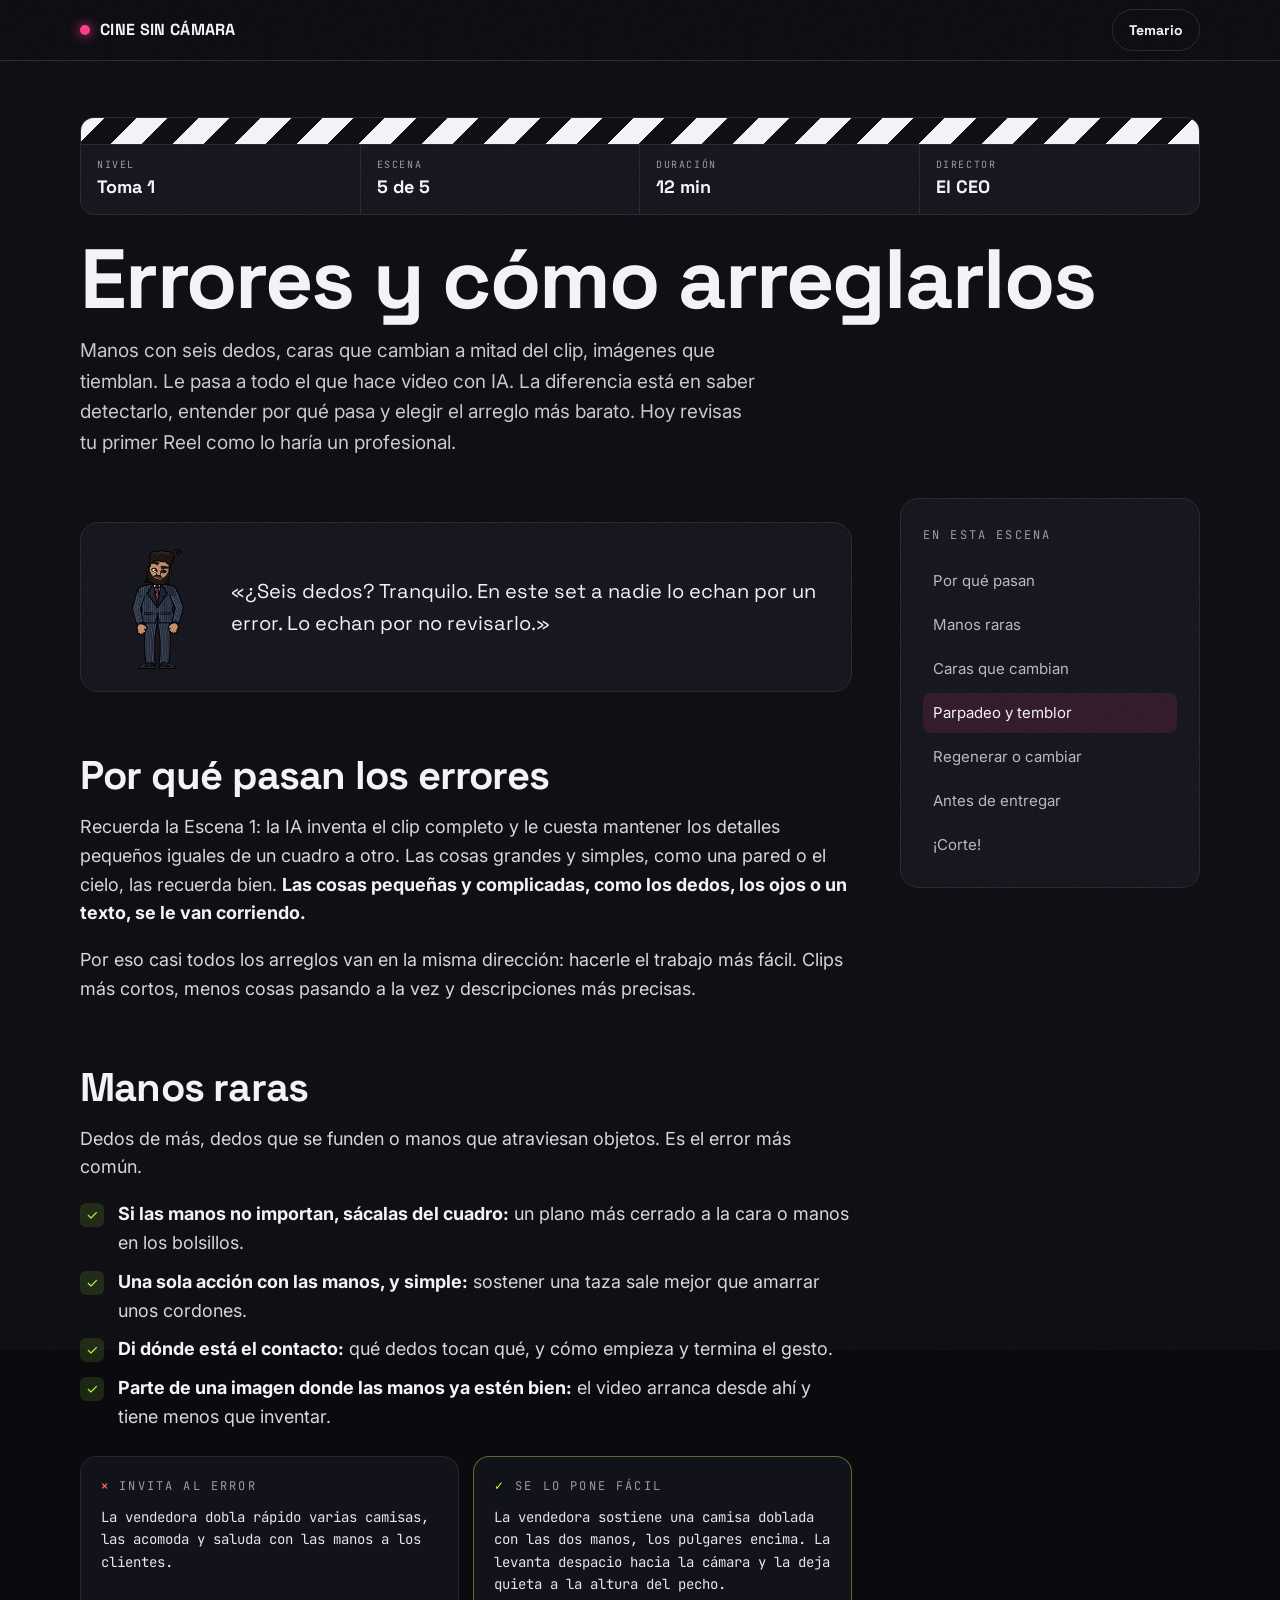
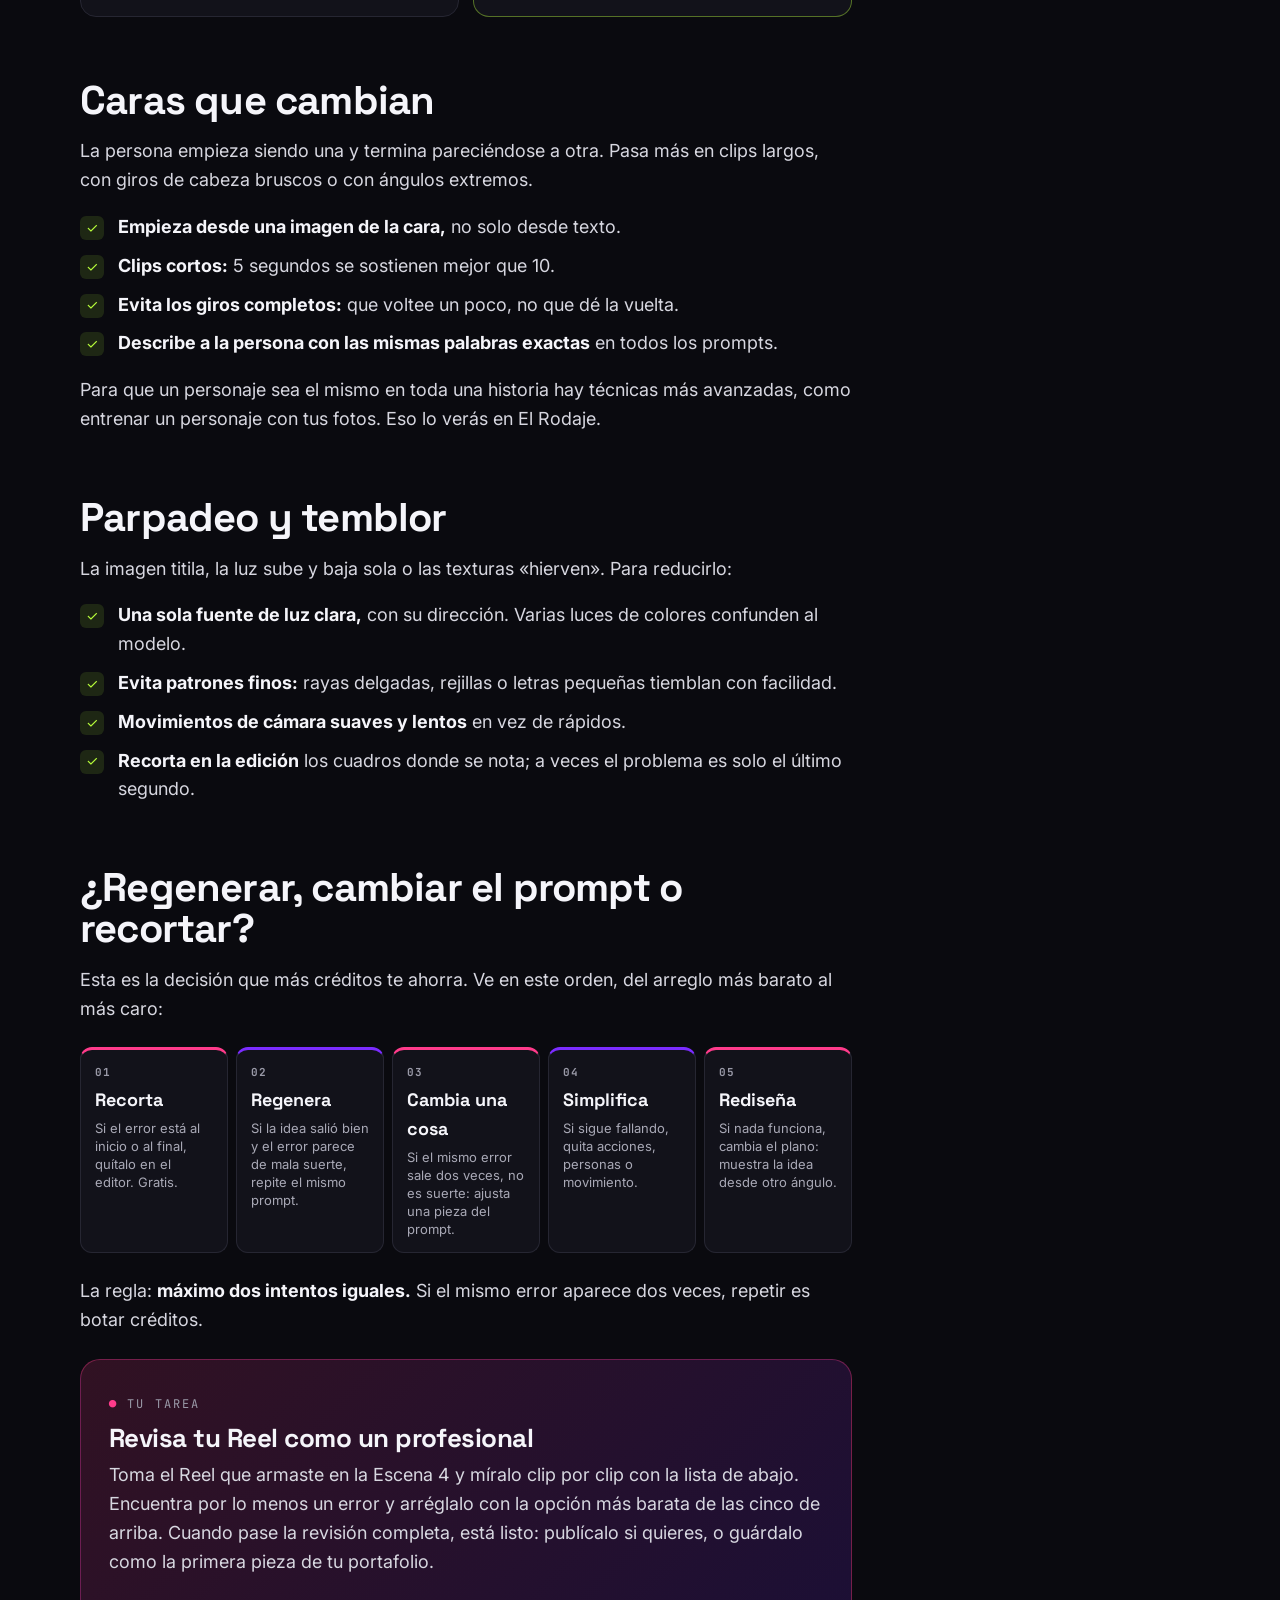
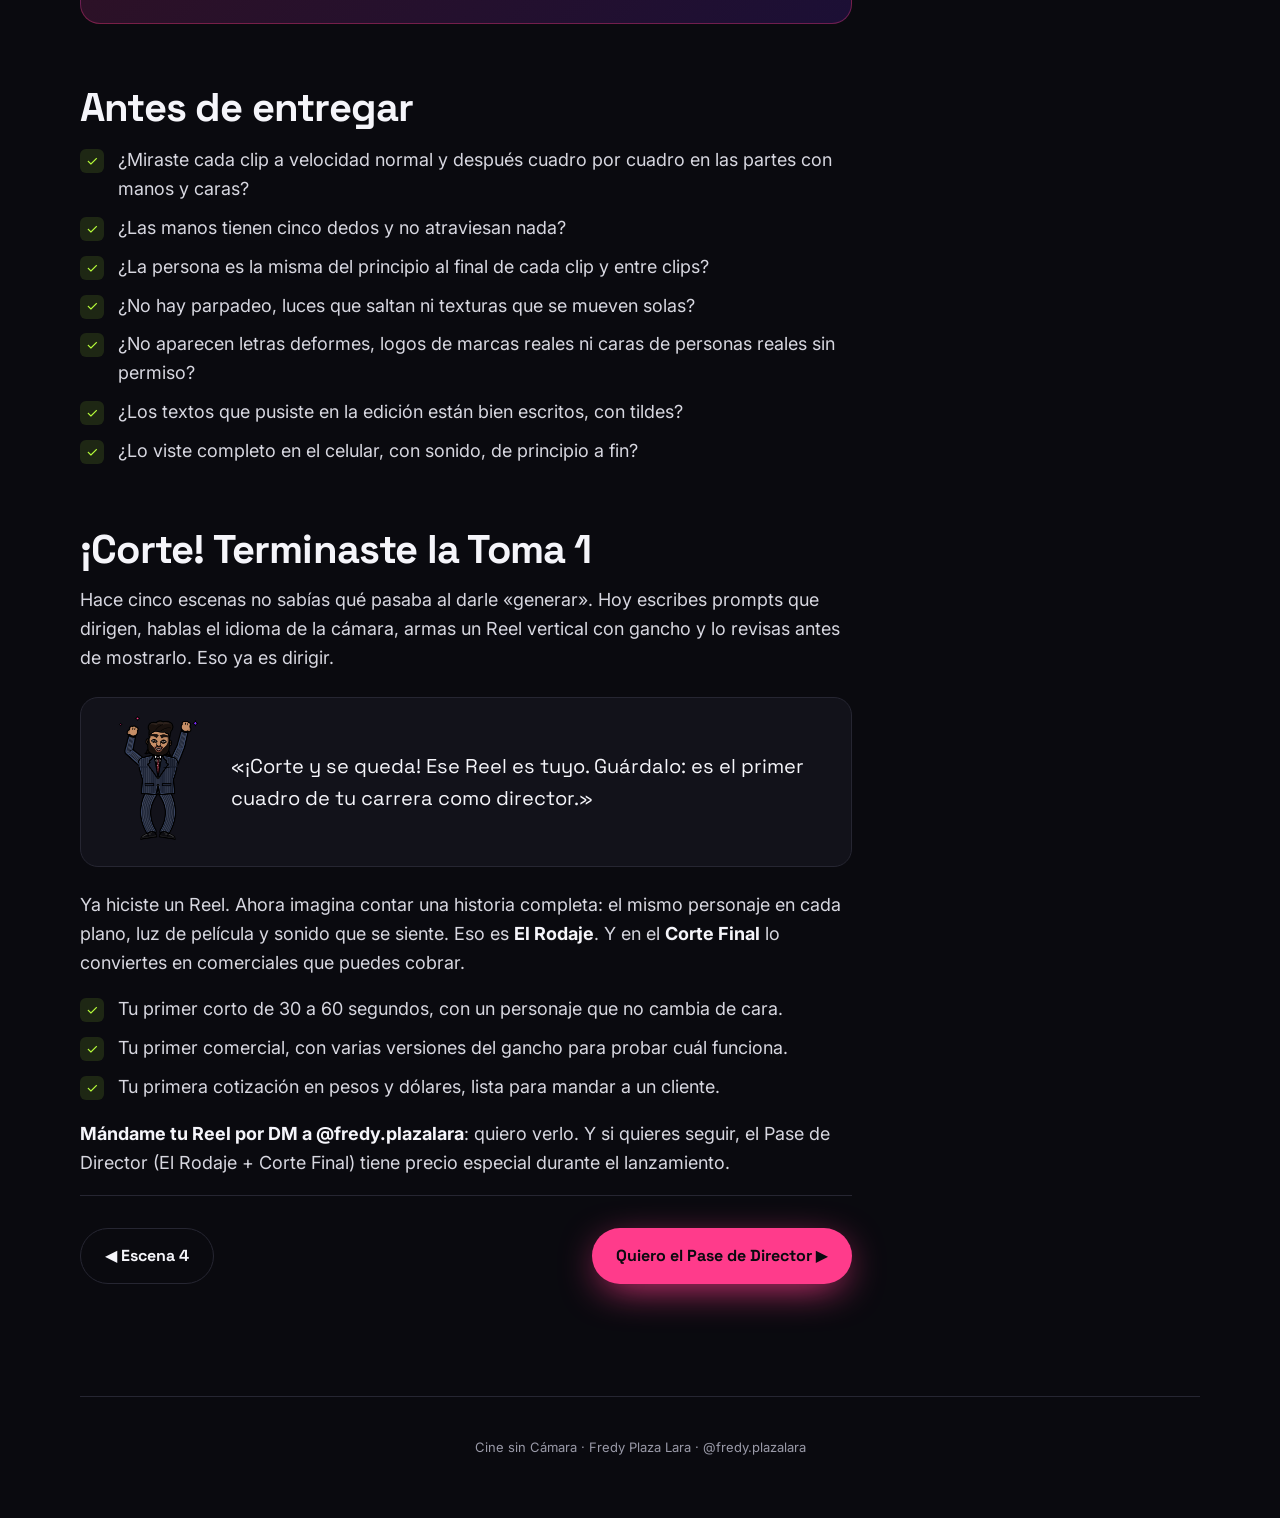
<file: t1-e5-errores.html>
<!doctype html>
<html lang="es">
<head>
<meta charset="utf-8">
<meta name="viewport" content="width=device-width, initial-scale=1">
<title>Errores y cómo arreglarlos · Cine sin Cámara</title>
<link rel="preconnect" href="https://fonts.googleapis.com">
<link rel="preconnect" href="https://fonts.gstatic.com" crossorigin>
<link href="https://fonts.googleapis.com/css2?family=Inter:wght@400;500;600;700&family=JetBrains+Mono:wght@500&family=Space+Grotesk:wght@500;700&display=swap" rel="stylesheet">
<link rel="stylesheet" href="estilos.css">
<!-- Píxel de Meta: curso Cine sin Cámara -->
<script>
!function(f,b,e,v,n,t,s){if(f.fbq)return;n=f.fbq=function(){n.callMethod?n.callMethod.apply(n,arguments):n.queue.push(arguments)};if(!f._fbq)f._fbq=n;n.push=n;n.loaded=!0;n.version='2.0';n.queue=[];t=b.createElement(e);t.async=!0;t.src=v;s=b.getElementsByTagName(e)[0];s.parentNode.insertBefore(t,s)}(window,document,'script','https://connect.facebook.net/en_US/fbevents.js');
fbq('init','1525702565964273');
fbq('track','PageView');
fbq('track','ViewContent',{content_name:document.title});
document.addEventListener('click',function(e){var a=e.target.closest('a[href*="pay.hotmart.com"]');if(a)fbq('track','InitiateCheckout',{value:19.99,currency:'USD'});});
</script>
<noscript><img height="1" width="1" style="display:none" alt="" src="https://www.facebook.com/tr?id=1525702565964273&ev=PageView&noscript=1"></noscript>
</head>
<body>

<header class="barra">
	<div class="envoltura">
		<a class="logo" href="index.html"><span class="rec"></span>CINE SIN CÁMARA</a>
		<a class="boton boton-linea" href="index.html#niveles">Temario</a>
	</div>
</header>

<main class="envoltura">
	<div class="leccion-cabeza">
		<div class="claqueta">
			<div class="franjas"></div>
			<div class="campos">
				<div class="campo"><span>NIVEL</span><strong>Toma 1</strong></div>
				<div class="campo"><span>ESCENA</span><strong>5 de 5</strong></div>
				<div class="campo"><span>DURACIÓN</span><strong>12 min</strong></div>
				<div class="campo"><span>DIRECTOR</span><strong>El CEO</strong></div>
			</div>
		</div>
		<h1>Errores y cómo arreglarlos</h1>
		<p>Manos con seis dedos, caras que cambian a mitad del clip, imágenes que tiemblan. Le pasa a todo el que hace video con IA. La diferencia está en saber detectarlo, entender por qué pasa y elegir el arreglo más barato. Hoy revisas tu primer Reel como lo haría un profesional.</p>
	</div>

	<div class="leccion">
		<article>
			<div class="dice">
				<img src="img/fredy-confundido.png" alt="El CEO">
				<p>«¿Seis dedos? Tranquilo. En este set a nadie lo echan por un error. Lo echan por no revisarlo.»</p>
			</div>

			<h2 id="por-que">Por qué pasan los errores</h2>
			<p>Recuerda la Escena 1: la IA inventa el clip completo y le cuesta mantener los detalles pequeños iguales de un cuadro a otro. Las cosas grandes y simples, como una pared o el cielo, las recuerda bien. <strong>Las cosas pequeñas y complicadas, como los dedos, los ojos o un texto, se le van corriendo.</strong></p>
			<p>Por eso casi todos los arreglos van en la misma dirección: hacerle el trabajo más fácil. Clips más cortos, menos cosas pasando a la vez y descripciones más precisas.</p>

			<h2 id="manos">Manos raras</h2>
			<p>Dedos de más, dedos que se funden o manos que atraviesan objetos. Es el error más común.</p>
			<ul class="lista">
				<li><span><strong>Si las manos no importan, sácalas del cuadro:</strong> un plano más cerrado a la cara o manos en los bolsillos.</span></li>
				<li><span><strong>Una sola acción con las manos, y simple:</strong> sostener una taza sale mejor que amarrar unos cordones.</span></li>
				<li><span><strong>Di dónde está el contacto:</strong> qué dedos tocan qué, y cómo empieza y termina el gesto.</span></li>
				<li><span><strong>Parte de una imagen donde las manos ya estén bien:</strong> el video arranca desde ahí y tiene menos que inventar.</span></li>
			</ul>
			<div class="comparar">
				<div class="toma mala"><span class="etiqueta"><b>✕</b> Invita al error</span><p>La vendedora dobla rápido varias camisas, las acomoda y saluda con las manos a los clientes.</p></div>
				<div class="toma buena"><span class="etiqueta"><b>✓</b> Se lo pone fácil</span><p>La vendedora sostiene una camisa doblada con las dos manos, los pulgares encima. La levanta despacio hacia la cámara y la deja quieta a la altura del pecho.</p></div>
			</div>

			<h2 id="caras">Caras que cambian</h2>
			<p>La persona empieza siendo una y termina pareciéndose a otra. Pasa más en clips largos, con giros de cabeza bruscos o con ángulos extremos.</p>
			<ul class="lista">
				<li><span><strong>Empieza desde una imagen de la cara,</strong> no solo desde texto.</span></li>
				<li><span><strong>Clips cortos:</strong> 5 segundos se sostienen mejor que 10.</span></li>
				<li><span><strong>Evita los giros completos:</strong> que voltee un poco, no que dé la vuelta.</span></li>
				<li><span><strong>Describe a la persona con las mismas palabras exactas</strong> en todos los prompts.</span></li>
			</ul>
			<p>Para que un personaje sea el mismo en toda una historia hay técnicas más avanzadas, como entrenar un personaje con tus fotos. Eso lo verás en El Rodaje.</p>

			<h2 id="parpadeo">Parpadeo y temblor</h2>
			<p>La imagen titila, la luz sube y baja sola o las texturas «hierven». Para reducirlo:</p>
			<ul class="lista">
				<li><span><strong>Una sola fuente de luz clara,</strong> con su dirección. Varias luces de colores confunden al modelo.</span></li>
				<li><span><strong>Evita patrones finos:</strong> rayas delgadas, rejillas o letras pequeñas tiemblan con facilidad.</span></li>
				<li><span><strong>Movimientos de cámara suaves y lentos</strong> en vez de rápidos.</span></li>
				<li><span><strong>Recorta en la edición</strong> los cuadros donde se nota; a veces el problema es solo el último segundo.</span></li>
			</ul>

			<h2 id="decidir">¿Regenerar, cambiar el prompt o recortar?</h2>
			<p>Esta es la decisión que más créditos te ahorra. Ve en este orden, del arreglo más barato al más caro:</p>
			<div class="formula">
				<div><b>01</b><span>Recorta</span><small>Si el error está al inicio o al final, quítalo en el editor. Gratis.</small></div>
				<div><b>02</b><span>Regenera</span><small>Si la idea salió bien y el error parece de mala suerte, repite el mismo prompt.</small></div>
				<div><b>03</b><span>Cambia una cosa</span><small>Si el mismo error sale dos veces, no es suerte: ajusta una pieza del prompt.</small></div>
				<div><b>04</b><span>Simplifica</span><small>Si sigue fallando, quita acciones, personas o movimiento.</small></div>
				<div><b>05</b><span>Rediseña</span><small>Si nada funciona, cambia el plano: muestra la idea desde otro ángulo.</small></div>
			</div>
			<p>La regla: <strong>máximo dos intentos iguales.</strong> Si el mismo error aparece dos veces, repetir es botar créditos.</p>

			<div class="ejercicio">
				<span class="etiqueta"><b>●</b> Tu tarea</span>
				<h3>Revisa tu Reel como un profesional</h3>
				<p>Toma el Reel que armaste en la Escena 4 y míralo clip por clip con la lista de abajo. Encuentra por lo menos un error y arréglalo con la opción más barata de las cinco de arriba. Cuando pase la revisión completa, está listo: publícalo si quieres, o guárdalo como la primera pieza de tu portafolio.</p>
			</div>

			<h2 id="revisa">Antes de entregar</h2>
			<ul class="lista">
				<li><span>¿Miraste cada clip a velocidad normal y después cuadro por cuadro en las partes con manos y caras?</span></li>
				<li><span>¿Las manos tienen cinco dedos y no atraviesan nada?</span></li>
				<li><span>¿La persona es la misma del principio al final de cada clip y entre clips?</span></li>
				<li><span>¿No hay parpadeo, luces que saltan ni texturas que se mueven solas?</span></li>
				<li><span>¿No aparecen letras deformes, logos de marcas reales ni caras de personas reales sin permiso?</span></li>
				<li><span>¿Los textos que pusiste en la edición están bien escritos, con tildes?</span></li>
				<li><span>¿Lo viste completo en el celular, con sonido, de principio a fin?</span></li>
			</ul>

			<h2 id="corte">¡Corte! Terminaste la Toma&nbsp;1</h2>
			<p>Hace cinco escenas no sabías qué pasaba al darle «generar». Hoy escribes prompts que dirigen, hablas el idioma de la cámara, armas un Reel vertical con gancho y lo revisas antes de mostrarlo. Eso ya es dirigir.</p>
			<div class="dice">
				<img src="img/fredy-celebra.png" alt="El CEO">
				<p>«¡Corte y se queda! Ese Reel es tuyo. Guárdalo: es el primer cuadro de tu carrera como director.»</p>
			</div>
			<p>Ya hiciste un Reel. Ahora imagina contar una historia completa: el mismo personaje en cada plano, luz de película y sonido que se siente. Eso es <strong>El Rodaje</strong>. Y en el <strong>Corte Final</strong> lo conviertes en comerciales que puedes cobrar.</p>
			<ul class="lista">
				<li><span>Tu primer corto de 30 a 60 segundos, con un personaje que no cambia de cara.</span></li>
				<li><span>Tu primer comercial, con varias versiones del gancho para probar cuál funciona.</span></li>
				<li><span>Tu primera cotización en pesos y dólares, lista para mandar a un cliente.</span></li>
			</ul>
			<p><strong>Mándame tu Reel por DM a @fredy.plazalara</strong>: quiero verlo. Y si quieres seguir, el Pase de Director (El Rodaje + Corte Final) tiene precio especial durante el lanzamiento.</p>

			<div class="navegar">
				<a class="boton boton-linea" href="t1-e4-formato-reel.html">◀ Escena 4</a>
				<a class="boton boton-rosa" href="index.html#pase">Quiero el Pase de Director ▶</a>
			</div>
		</article>

		<aside class="indice">
			<span class="etiqueta">En esta escena</span>
			<ol>
				<li><a href="#por-que" class="activa">Por qué pasan</a></li>
				<li><a href="#manos">Manos raras</a></li>
				<li><a href="#caras">Caras que cambian</a></li>
				<li><a href="#parpadeo">Parpadeo y temblor</a></li>
				<li><a href="#decidir">Regenerar o cambiar</a></li>
				<li><a href="#revisa">Antes de entregar</a></li>
				<li><a href="#corte">¡Corte!</a></li>
			</ol>
		</aside>
	</div>
</main>

<footer class="aviso envoltura">Cine sin Cámara · Fredy Plaza Lara · @fredy.plazalara</footer>

<script>
function copiar(b) {
	const t = b.parentElement.innerText.replace(/^COPIAR\s*/, '').replace(/^¡COPIADO!\s*/, '');
	const listo = () => { b.textContent = '¡COPIADO!'; setTimeout(() => b.textContent = 'COPIAR', 1600); };
	const aMano = () => { const a = document.createElement('textarea'); a.value = t; document.body.appendChild(a); a.select(); try { document.execCommand('copy'); listo(); } catch (e) { b.textContent = 'MANTÉN PRESIONADO PARA COPIAR'; } a.remove(); };
	if (navigator.clipboard) navigator.clipboard.writeText(t).then(listo, aMano); else aMano();
}
const enlaces = [...document.querySelectorAll('.indice a')];
const ob = new IntersectionObserver((es) => es.forEach((e) => {
	if (e.isIntersecting) enlaces.forEach((a) => a.classList.toggle('activa', a.getAttribute('href') === '#' + e.target.id));
}), {rootMargin: '-30% 0px -60% 0px'});
document.querySelectorAll('article h2[id]').forEach((h) => ob.observe(h));
</script>
</body>
</html>
</file>
<file: estilos.css>
/* Cine sin Cámara — course site. KVRA canon: ink #0A0A0F, bone #F5F5FA, rose #FF3B8B, violet #7B2CFF, lime only for highlights.
   Space Grotesk display, Inter body, JetBrains Mono labels. */
:root {
	--tinta: #0A0A0F;
	--grafito: #12121A;
	--borde: #262632;
	--hueso: #F5F5FA;
	--gris: #9A9AA8;
	--rosa: #FF3B8B;
	--violeta: #7B2CFF;
	--lima: #B8FF3B;
	--luz: #FFC978; /* projector light, used only as a glow */
	--display: 'Space Grotesk', system-ui, sans-serif;
	--sans: 'Inter', system-ui, sans-serif;
	--mono: 'JetBrains Mono', ui-monospace, monospace;
}
* { box-sizing: border-box; margin: 0; padding: 0; }
html { scroll-behavior: smooth; }
body { background: var(--tinta); color: var(--hueso); font-family: var(--sans); line-height: 1.6; overflow-x: hidden; -webkit-font-smoothing: antialiased; }
img { max-width: 100%; display: block; }
a { color: inherit; }

/* 35mm grain over everything */
body::after {
	content: ''; position: fixed; inset: -50%; pointer-events: none; z-index: 50; opacity: .07;
	background-image: url("data:image/svg+xml,%3Csvg xmlns='http://www.w3.org/2000/svg' width='160' height='160'%3E%3Cfilter id='n'%3E%3CfeTurbulence type='fractalNoise' baseFrequency='.9' numOctaves='3' stitchTiles='stitch'/%3E%3C/filter%3E%3Crect width='100%25' height='100%25' filter='url(%23n)'/%3E%3C/svg%3E");
	animation: grano 1s steps(4) infinite;
}
@keyframes grano { 0%{transform:translate(0,0)} 25%{transform:translate(-3%,2%)} 50%{transform:translate(2%,-3%)} 75%{transform:translate(-2%,-1%)} 100%{transform:translate(0,0)} }

.envoltura { width: min(1120px, 100% - 32px); margin-inline: auto; }
.etiqueta { font-family: var(--mono); font-size: 12px; letter-spacing: .18em; text-transform: uppercase; color: var(--gris); }
.etiqueta b { color: var(--rosa); font-weight: 500; }
h1, h2, h3 { font-family: var(--display); font-weight: 700; line-height: 1.02; letter-spacing: -.02em; }

/* top bar */
.barra { position: sticky; top: 0; z-index: 40; background: rgba(10,10,15,.82); backdrop-filter: blur(12px); border-bottom: 1px solid var(--borde); }
.barra .envoltura { display: flex; align-items: center; justify-content: space-between; height: 60px; gap: 12px; }
.logo { font-family: var(--display); font-weight: 700; letter-spacing: .02em; display: flex; align-items: center; gap: 10px; text-decoration: none; }
.logo .rec { width: 10px; height: 10px; border-radius: 50%; background: var(--rosa); box-shadow: 0 0 12px var(--rosa); animation: rec 1.6s ease-in-out infinite; }
@keyframes rec { 50% { opacity: .25; } }
.boton { display: inline-flex; align-items: center; justify-content: center; gap: 10px; font-family: var(--display); font-weight: 700; font-size: 16px; text-decoration: none; padding: 14px 24px; border-radius: 999px; border: 0; cursor: pointer; transition: transform .2s, box-shadow .2s; }
.boton:hover { transform: translateY(-2px); }
.boton-rosa { background: var(--rosa); color: var(--tinta); box-shadow: 0 10px 40px -10px var(--rosa); }
.boton-linea { background: transparent; color: var(--hueso); border: 1px solid var(--borde); }
.barra .boton { padding: 9px 16px; font-size: 14px; }

/* hero */
.hero { position: relative; min-height: min(calc(100svh - 60px), 860px); display: grid; align-items: center; overflow: hidden; padding: 48px 0 0; }
.hero::before { /* projector beam */
	content: ''; position: absolute; right: -10%; top: -20%; width: 80%; height: 140%;
	background: radial-gradient(ellipse at 70% 30%, rgba(255,201,120,.16), transparent 55%), radial-gradient(ellipse at 40% 80%, rgba(123,44,255,.22), transparent 60%);
	pointer-events: none;
}
.hero .envoltura { position: relative; display: grid; grid-template-columns: 1.15fr .85fr; align-items: end; gap: 24px; }
.hero h1 { font-size: clamp(56px, 10vw, 132px); text-transform: uppercase; }
.hero h1 .tachado { position: relative; color: var(--gris); }
.hero h1 .tachado::after { content: ''; position: absolute; left: -2%; right: -2%; top: 52%; height: .09em; background: var(--rosa); transform: rotate(-4deg); }
.hero .lema { font-family: var(--display); font-size: clamp(22px, 3vw, 32px); margin: 18px 0 14px; }
.hero .lema span { color: var(--rosa); }
.hero p.bajada { color: #C9C9D4; max-width: 520px; font-size: 18px; }
.hero .acciones { display: flex; flex-wrap: wrap; gap: 12px; margin: 30px 0 48px; }
.hero .profe { position: relative; align-self: end; }
.hero .profe img { width: 100%; max-width: 480px; margin-left: auto; filter: drop-shadow(0 30px 60px rgba(0,0,0,.6)); }
.hero .silla { position: absolute; left: 0; bottom: 18%; font-family: var(--mono); font-size: 11px; letter-spacing: .14em; color: var(--gris); border: 1px solid var(--borde); padding: 8px 12px; border-radius: 6px; background: rgba(18,18,26,.8); }
.hero .silla b { color: var(--hueso); display: block; font-family: var(--display); font-size: 15px; letter-spacing: 0; }

/* hero with Fredy's cinematic portrait */
.hero-foto { background: var(--tinta) url(img/portada.jpg) right center / cover no-repeat; min-height: min(calc(100svh - 60px), 900px); }
.hero-foto::before { right: auto; left: 0; top: 0; width: 100%; height: 100%; background: linear-gradient(90deg, var(--tinta) 0%, rgba(10,10,15,.94) 34%, rgba(10,10,15,.55) 50%, rgba(10,10,15,0) 66%), linear-gradient(0deg, var(--tinta) 0%, rgba(10,10,15,0) 22%); }
.hero-foto .envoltura { grid-template-columns: minmax(0, 540px) 1fr; }
.hero-foto h1 { font-size: clamp(56px, 7.4vw, 112px); }
.hero-foto p.bajada { max-width: 460px; }
@media (max-width: 860px) {
	.hero-foto { background-image: url(img/portada-movil.jpg); background-position: center top; background-size: 100% auto; align-items: end; min-height: auto; padding-top: 80vw; }
	.hero-foto::before { background: linear-gradient(0deg, var(--tinta) 0%, var(--tinta) 45%, rgba(10,10,15,.6) 62%, rgba(10,10,15,0) 80%); }
	.hero-foto .envoltura { grid-template-columns: 1fr; }
}

/* director's slate */
.claqueta { border-radius: 14px; overflow: hidden; border: 1px solid var(--borde); background: var(--grafito); }
.claqueta .franjas { height: 26px; background: repeating-linear-gradient(-45deg, var(--hueso) 0 22px, var(--tinta) 22px 44px); }
.claqueta .campos { display: grid; grid-template-columns: repeat(4, 1fr); }
.claqueta .campo { padding: 12px 16px; border-right: 1px solid var(--borde); border-top: 1px solid var(--borde); }
.claqueta .campo:last-child { border-right: 0; }
.claqueta .campo span { font-family: var(--mono); font-size: 10px; letter-spacing: .16em; color: var(--gris); display: block; }
.claqueta .campo strong { font-family: var(--display); font-size: 18px; }

section { padding: 96px 0; }
.titulo-seccion { margin-bottom: 40px; max-width: 760px; }
.titulo-seccion h2 { font-size: clamp(36px, 6vw, 64px); margin-top: 12px; }

/* marquee of credits */
.creditos { border-block: 1px solid var(--borde); overflow: hidden; padding: 18px 0; white-space: nowrap; }
.creditos div { display: inline-block; animation: correr 40s linear infinite; font-family: var(--display); font-size: 22px; color: var(--gris); }
.creditos i { font-style: normal; color: var(--rosa); margin: 0 22px; }
@keyframes correr { to { transform: translateX(-50%); } }

/* promise */
.promesa { display: grid; grid-template-columns: repeat(3, 1fr); gap: 16px; }
.tarjeta { background: var(--grafito); border: 1px solid var(--borde); border-radius: 18px; padding: 28px; }
.tarjeta .num { font-family: var(--mono); color: var(--rosa); font-size: 13px; }
.tarjeta h3 { font-size: 24px; margin: 14px 0 8px; }
.tarjeta p { color: #B9B9C6; }

/* levels */
.niveles { display: grid; gap: 20px; }
.nivel { position: relative; display: grid; grid-template-columns: 260px 1fr; gap: 32px; background: var(--grafito); border: 1px solid var(--borde); border-radius: 22px; padding: 32px; overflow: hidden; }
.nivel .lateral img { width: 190px; margin-top: 18px; }
.nivel .sello { display: inline-block; font-family: var(--mono); font-size: 11px; letter-spacing: .16em; padding: 6px 10px; border-radius: 6px; }
.sello-gratis { background: var(--lima); color: var(--tinta); }
.sello-pago { background: var(--rosa); color: var(--tinta); }
.nivel h3 { font-size: clamp(34px, 5vw, 52px); text-transform: uppercase; margin: 14px 0 4px; }
.nivel .sub { color: var(--gris); font-family: var(--display); font-size: 18px; }
.modulos { list-style: none; display: grid; gap: 2px; counter-reset: escena; }
.modulos li { counter-increment: escena; display: grid; grid-template-columns: 92px 1fr; gap: 12px; padding: 14px 0; border-bottom: 1px solid var(--borde); }
.modulos li::before { content: 'ESCENA ' counter(escena); font-family: var(--mono); font-size: 11px; letter-spacing: .12em; color: var(--rosa); padding-top: 5px; }
.modulos li strong { font-family: var(--display); font-size: 19px; display: block; }
.modulos li span { color: #A9A9B6; font-size: 15px; }
.modulos li a { text-decoration: none; }
.modulos li a:hover strong { color: var(--rosa); }
.modulos li a strong::after { content: ""; font-family: var(--mono); font-size: 11px; color: var(--lima); letter-spacing: .1em; }

/* offer */
.oferta { position: relative; border-radius: 28px; padding: 48px; background: radial-gradient(ellipse at 80% 0%, rgba(255,59,139,.25), transparent 60%), var(--grafito); border: 1px solid var(--borde); display: grid; grid-template-columns: 1.2fr .8fr; gap: 32px; align-items: center; }
.oferta h2 { font-size: clamp(36px, 5vw, 56px); }
.oferta ul { list-style: none; margin-top: 20px; display: grid; gap: 10px; }
.oferta li::before { content: '✦  '; color: var(--rosa); }
.precio { text-align: center; background: var(--tinta); border: 1px solid var(--borde); border-radius: 20px; padding: 28px; }
.precio .antes { color: var(--gris); text-decoration: line-through; font-family: var(--display); }
.precio .ahora { font-family: var(--display); font-size: 52px; font-weight: 700; line-height: 1.1; margin: 6px 0; }
.precio .usd { color: var(--gris); font-family: var(--mono); font-size: 13px; }
.precio .boton { width: 100%; margin-top: 20px; }

.aviso { color: var(--gris); font-size: 13px; text-align: center; padding: 40px 0 60px; border-top: 1px solid var(--borde); }

/* ===== lesson page ===== */
.leccion-cabeza { padding: 56px 0 40px; }
.leccion-cabeza h1 { font-size: clamp(40px, 7vw, 84px); margin: 22px 0 14px; }
.leccion-cabeza p { color: #C9C9D4; font-size: 19px; max-width: 680px; }
.leccion { display: grid; grid-template-columns: 1fr 300px; gap: 48px; align-items: start; padding-bottom: 80px; }
.leccion article { font-size: 18px; min-width: 0; }
.leccion article h2 { font-size: clamp(28px, 4vw, 40px); margin: 64px 0 16px; }
.leccion article h2:first-child { margin-top: 0; }
.leccion article p { margin-bottom: 18px; color: #D7D7E0; }
.leccion article strong { color: var(--hueso); }
.dice { display: grid; grid-template-columns: 110px 1fr; gap: 18px; align-items: center; background: var(--grafito); border: 1px solid var(--borde); border-radius: 18px; padding: 18px 22px; margin: 24px 0; }
.dice img { width: 110px; }
.dice p { margin: 0 !important; font-family: var(--display); font-size: 20px; color: var(--hueso) !important; }
.formula { display: grid; grid-template-columns: repeat(5, 1fr); gap: 8px; margin: 24px 0; }
.formula div { background: var(--grafito); border: 1px solid var(--borde); border-top: 3px solid var(--rosa); border-radius: 12px; padding: 14px; }
.formula div:nth-child(even) { border-top-color: var(--violeta); }
.formula b { font-family: var(--mono); font-size: 11px; color: var(--gris); letter-spacing: .12em; display: block; }
.formula span { font-family: var(--display); font-size: 18px; font-weight: 700; display: block; margin: 4px 0; }
.formula small { color: #A9A9B6; font-size: 13px; line-height: 1.4; display: block; }
.comparar { display: grid; grid-template-columns: 1fr 1fr; gap: 14px; margin: 24px 0; }
.toma { border-radius: 16px; padding: 20px; border: 1px solid var(--borde); background: var(--grafito); }
.toma .etiqueta { margin-bottom: 10px; display: block; }
.toma.mala .etiqueta b { color: #FF6B6B; }
.toma.buena { border-color: rgba(184,255,59,.4); }
.toma.buena .etiqueta b { color: var(--lima); }
.toma p { font-family: var(--mono); font-size: 14px; line-height: 1.6; margin: 0 !important; color: #E6E6EE !important; }
.prompt { position: relative; background: #07070B; border: 1px solid var(--borde); border-radius: 16px; padding: 46px 22px 22px; white-space: pre-wrap; margin: 24px 0; font-family: var(--mono); font-size: 14.5px; line-height: 1.75; color: #E6E6EE; }
.prompt .copiar { position: absolute; top: 12px; right: 12px; font-family: var(--mono); font-size: 11px; letter-spacing: .1em; background: var(--borde); color: var(--hueso); border: 0; border-radius: 8px; padding: 6px 10px; cursor: pointer; }
.prompt em { font-style: normal; color: var(--rosa); }
.lista { list-style: none; display: grid; gap: 10px; margin: 18px 0; }
.lista li { position: relative; padding-left: 38px; color: #D7D7E0; }
.lista li::before { content: '✓'; position: absolute; left: 0; top: 0; width: 24px; height: 24px; border-radius: 6px; display: grid; place-items: center; background: rgba(184,255,59,.12); color: var(--lima); font-size: 14px; margin-top: 3px; }
.ejercicio { border-radius: 20px; padding: 28px; background: linear-gradient(135deg, rgba(255,59,139,.16), rgba(123,44,255,.16)); border: 1px solid rgba(255,59,139,.35); margin-top: 24px; }
.ejercicio h3 { font-size: 26px; margin: 8px 0 10px; }
.indice { position: sticky; top: 84px; background: var(--grafito); border: 1px solid var(--borde); border-radius: 18px; padding: 22px; }
.indice ol { list-style: none; margin-top: 14px; display: grid; gap: 4px; }
.indice a { display: block; text-decoration: none; padding: 8px 10px; border-radius: 8px; color: #B9B9C6; font-size: 15px; }
.indice a.activa { background: rgba(255,59,139,.12); color: var(--hueso); }
.navegar { display: flex; justify-content: space-between; gap: 12px; flex-wrap: wrap; padding: 32px 0; border-top: 1px solid var(--borde); }

/* entrance */
.aparece { opacity: 0; transform: translateY(24px); transition: opacity .8s cubic-bezier(.16,1,.3,1), transform .8s cubic-bezier(.16,1,.3,1); }
.aparece.visto { opacity: 1; transform: none; }
@media (prefers-reduced-motion: reduce) { .aparece { opacity: 1; transform: none; } body::after, .creditos div { animation: none; } }

@media (max-width: 860px) {
	section { padding: 64px 0; }
	.hero .envoltura { grid-template-columns: 1fr; }
	.hero .profe img { max-width: 300px; margin: -10px auto 0; }
	.hero .silla { display: none; }
	.hero .acciones { margin-bottom: 8px; }
	.claqueta .campos { grid-template-columns: repeat(2, 1fr); }
	.promesa { grid-template-columns: 1fr; }
	.nivel { grid-template-columns: 1fr; padding: 24px; gap: 16px; }
	.nivel .lateral img { display: none; }
	.modulos li { grid-template-columns: 1fr; gap: 2px; }
	.oferta { grid-template-columns: 1fr; padding: 28px; }
	.leccion { grid-template-columns: 1fr; }
	.indice { display: none; }
	.formula { grid-template-columns: 1fr 1fr; }
	.comparar { grid-template-columns: 1fr; }
	.dice { grid-template-columns: 72px 1fr; padding: 14px; }
	.dice img { width: 72px; }
	.dice p { font-size: 17px; }
}

/* locked paid lessons on the home + FAQ */
.modulos li.bloqueada strong { color: #C9C9D4; }
.candado { display: block; font-style: normal; font-family: var(--mono); font-size: 11px; letter-spacing: .08em; color: var(--rosa); margin-top: 6px; }
.faq { display: grid; gap: 10px; max-width: 820px; }
.faq details { background: var(--grafito); border: 1px solid var(--borde); border-radius: 14px; padding: 18px 22px; }
.faq summary { cursor: pointer; font-family: var(--display); font-weight: 700; font-size: 19px; list-style: none; display: flex; justify-content: space-between; gap: 12px; }
.faq summary::after { content: '+'; color: var(--rosa); }
.faq details[open] summary::after { content: '–'; }
.faq p { color: #B9B9C6; margin-top: 10px; }

.hero .nota-hero { margin: -30px 0 40px; }
.faq summary::-webkit-details-marker { display: none; }
@media (max-width: 1100px) and (min-width: 861px) {
	.hero-foto { background-position: 75% center; }
	.hero-foto::before { background: linear-gradient(90deg, var(--tinta) 0%, rgba(10,10,15,.95) 45%, rgba(10,10,15,.6) 62%, rgba(10,10,15,0) 78%), linear-gradient(0deg, var(--tinta) 0%, rgba(10,10,15,0) 22%); }
}
@media (max-width: 860px) {
	.hero .nota-hero { margin: 14px 0 32px; }
	.oferta li { padding-left: 1.4em; text-indent: -1.4em; }
}
</file>
